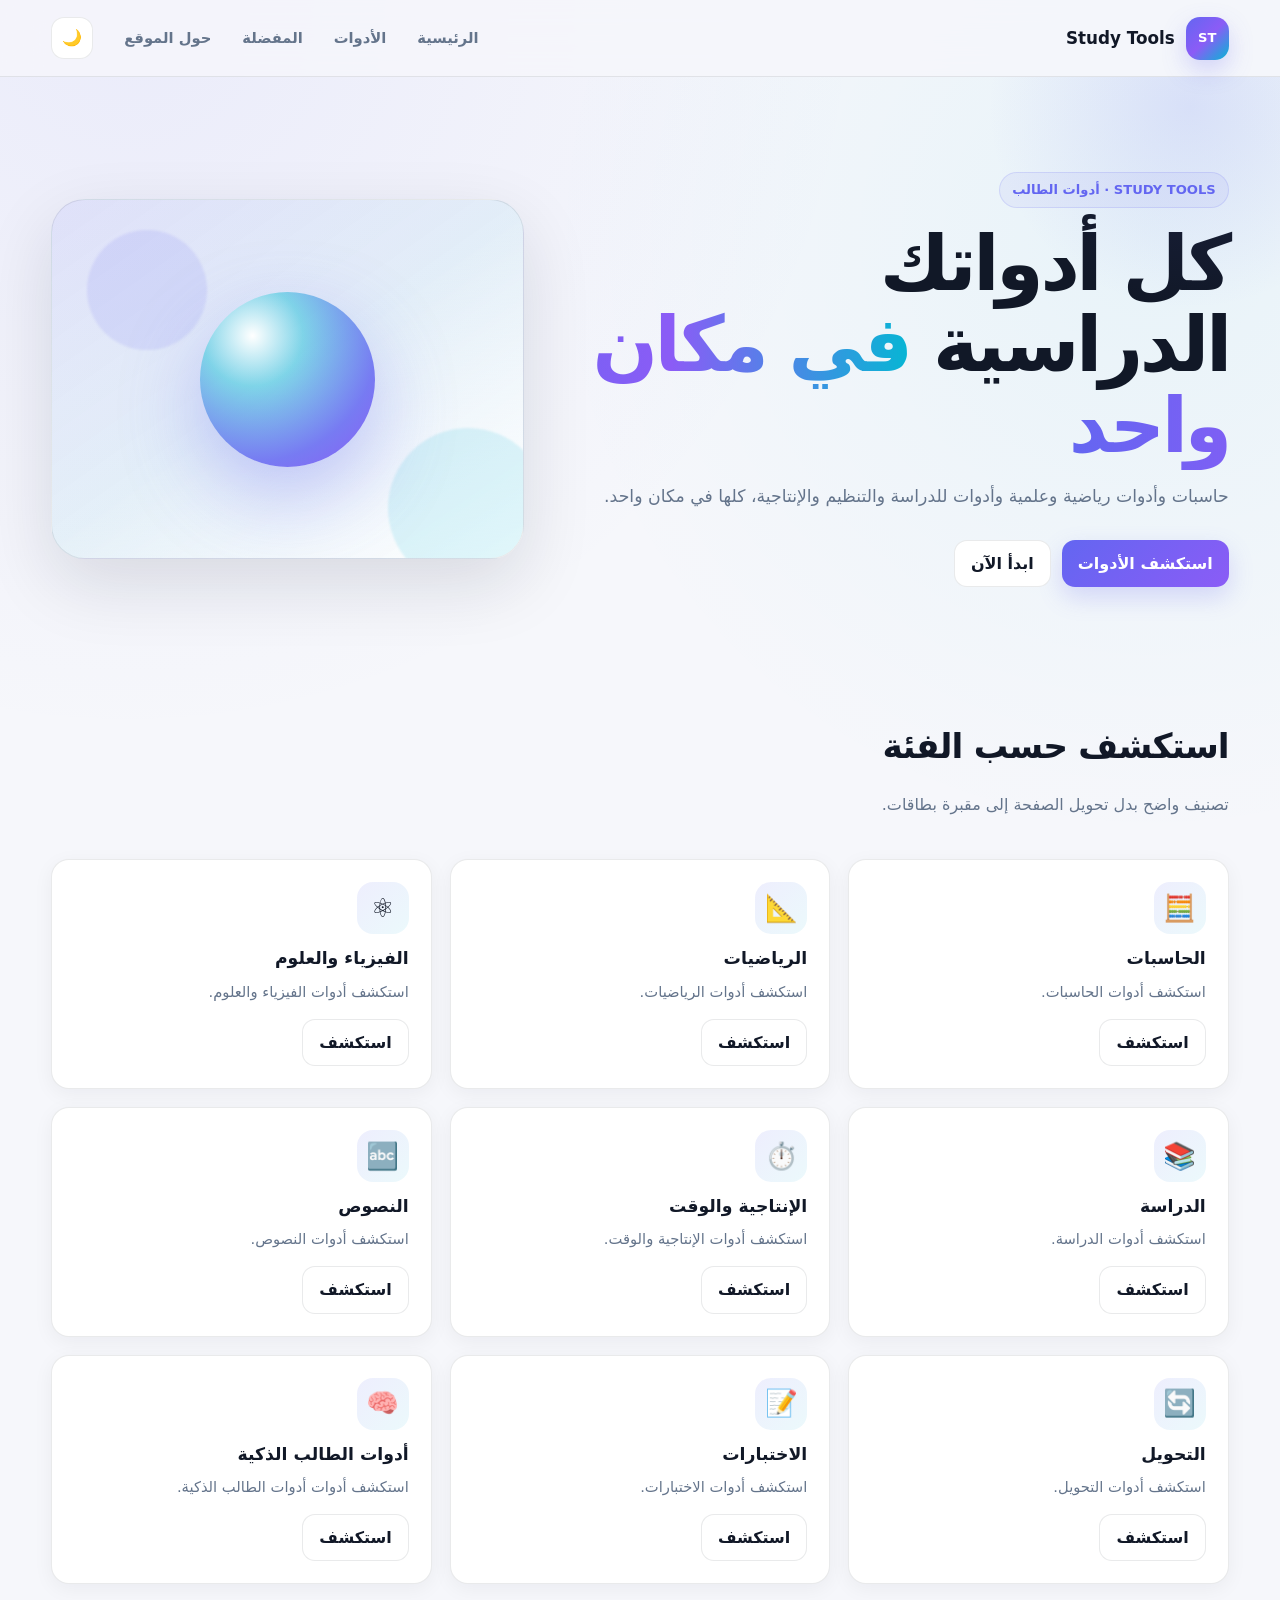
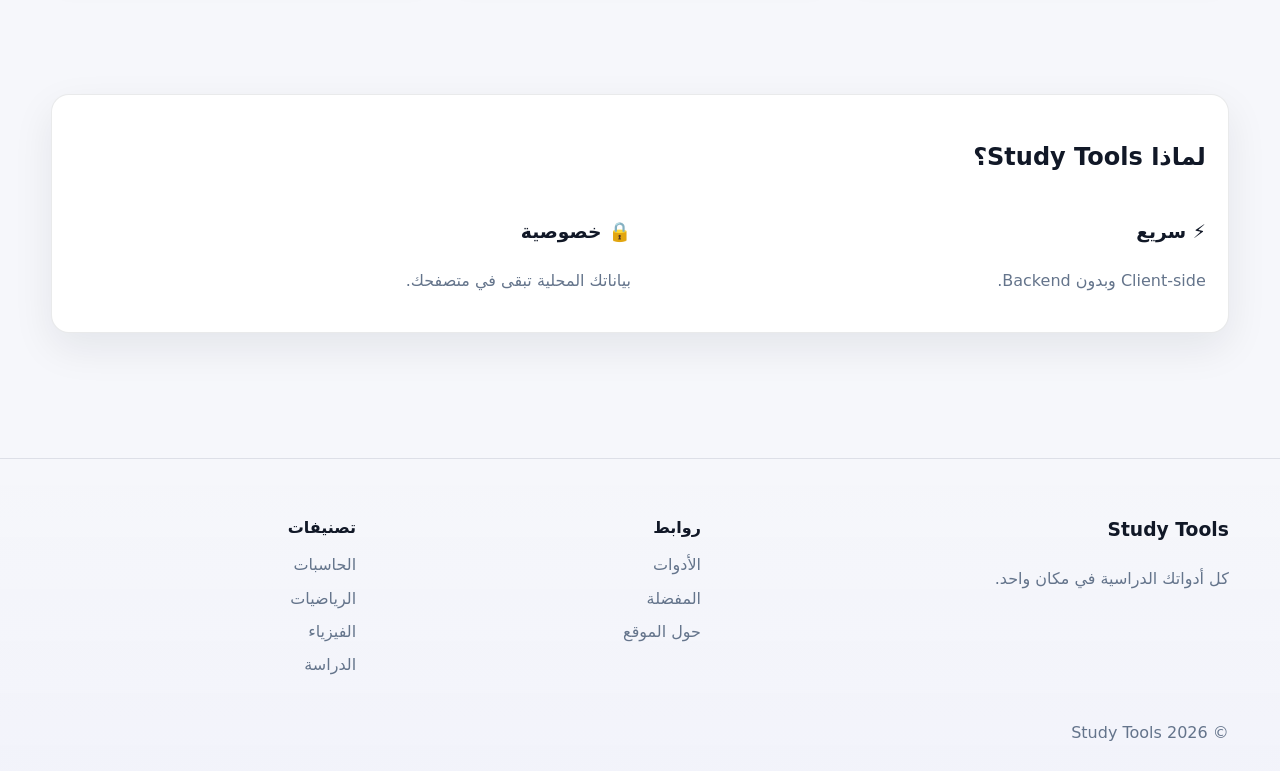
<file: index.html>
<!doctype html><html lang="ar" dir="rtl"><head><meta charset="utf-8"><meta name="viewport" content="width=device-width,initial-scale=1"><meta name="description" content="Study Tools - أدوات الطالب"><title>الرئيسية | Study Tools</title><link rel="stylesheet" href="css/style.css"></head><body>
<nav class=nav><div class="container navin"><a class=logo href=index.html><span class=logoMark>ST</span>Study Tools</a><div class=links><a href=index.html>الرئيسية</a><a href=tools.html>الأدوات</a><a href=favorites.html>المفضلة</a><a href=about.html>حول الموقع</a></div><div class=actions><button class=icon id=theme>🌙</button><button class="icon hamb" id=hamb>☰</button></div></div><div class="mobile container" id=mobile><a href=index.html>الرئيسية</a><a href=tools.html>الأدوات</a><a href=favorites.html>المفضلة</a><a href=about.html>حول الموقع</a></div></nav>
<main><section class=hero><div class="container heroGrid"><div class=reveal><div class=eyebrow>STUDY TOOLS · أدوات الطالب</div><h1>كل أدواتك الدراسية <span class=gradient>في مكان واحد</span></h1><p>حاسبات وأدوات رياضية وعلمية وأدوات للدراسة والتنظيم والإنتاجية، كلها في مكان واحد.</p><div class=heroBtns><a class="btn primary" href=tools.html>استكشف الأدوات</a><a class=btn href=calculators.html>ابدأ الآن</a></div></div><div class="art reveal"><div class=orb></div></div></div></section>
<section><div class=container><div class=head><div><h2>استكشف حسب الفئة</h2><p class=muted>تصنيف واضح بدل تحويل الصفحة إلى مقبرة بطاقات.</p></div></div><div class=grid><a class="card reveal" href="calculators.html"><div class=iconBig>🧮</div><h3>الحاسبات</h3><p>استكشف أدوات الحاسبات.</p><span class=btn>استكشف</span></a><a class="card reveal" href="math.html"><div class=iconBig>📐</div><h3>الرياضيات</h3><p>استكشف أدوات الرياضيات.</p><span class=btn>استكشف</span></a><a class="card reveal" href="physics.html"><div class=iconBig>⚛️</div><h3>الفيزياء والعلوم</h3><p>استكشف أدوات الفيزياء والعلوم.</p><span class=btn>استكشف</span></a><a class="card reveal" href="study.html"><div class=iconBig>📚</div><h3>الدراسة</h3><p>استكشف أدوات الدراسة.</p><span class=btn>استكشف</span></a><a class="card reveal" href="productivity.html"><div class=iconBig>⏱️</div><h3>الإنتاجية والوقت</h3><p>استكشف أدوات الإنتاجية والوقت.</p><span class=btn>استكشف</span></a><a class="card reveal" href="text-tools.html"><div class=iconBig>🔤</div><h3>النصوص</h3><p>استكشف أدوات النصوص.</p><span class=btn>استكشف</span></a><a class="card reveal" href="converters.html"><div class=iconBig>🔄</div><h3>التحويل</h3><p>استكشف أدوات التحويل.</p><span class=btn>استكشف</span></a><a class="card reveal" href="tests.html"><div class=iconBig>📝</div><h3>الاختبارات</h3><p>استكشف أدوات الاختبارات.</p><span class=btn>استكشف</span></a><a class="card reveal" href="smart-tools.html"><div class=iconBig>🧠</div><h3>أدوات الطالب الذكية</h3><p>استكشف أدوات أدوات الطالب الذكية.</p><span class=btn>استكشف</span></a></div></div></section>
<section><div class="container box reveal"><h2>لماذا Study Tools؟</h2><div class=fields><div><h3>⚡ سريع</h3><p class=muted>Client-side وبدون Backend.</p></div><div><h3>🔒 خصوصية</h3><p class=muted>بياناتك المحلية تبقى في متصفحك.</p></div></div></div></section></main><footer class=footer><div class="container footerGrid"><div><h3>Study Tools</h3><p>كل أدواتك الدراسية في مكان واحد.</p></div><div><b>روابط</b><a href=tools.html>الأدوات</a><a href=favorites.html>المفضلة</a><a href=about.html>حول الموقع</a></div><div><b>تصنيفات</b><a href=calculators.html>الحاسبات</a><a href=math.html>الرياضيات</a><a href=physics.html>الفيزياء</a><a href=study.html>الدراسة</a></div></div><div class=container>© 2026 Study Tools</div></footer><div id=toast class=toast></div><script src="js/app.js"></script></body></html>
</file>
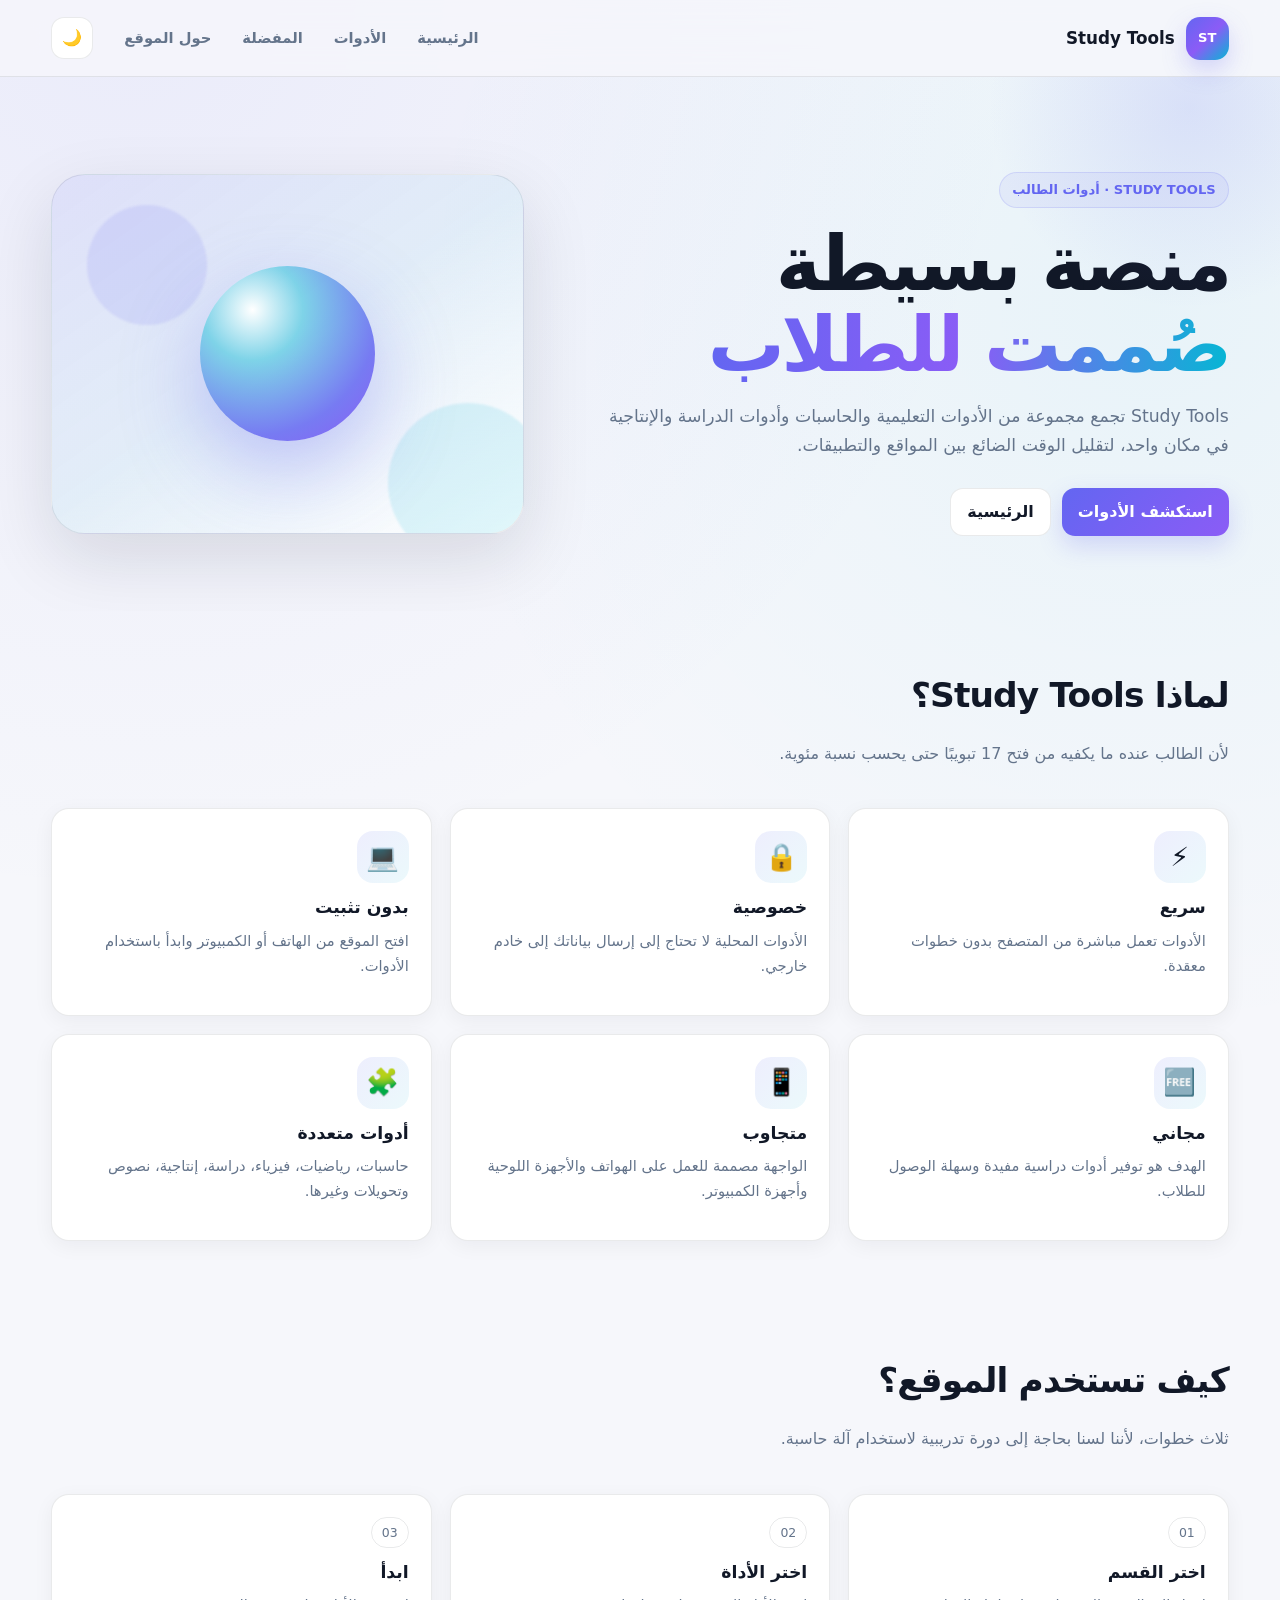
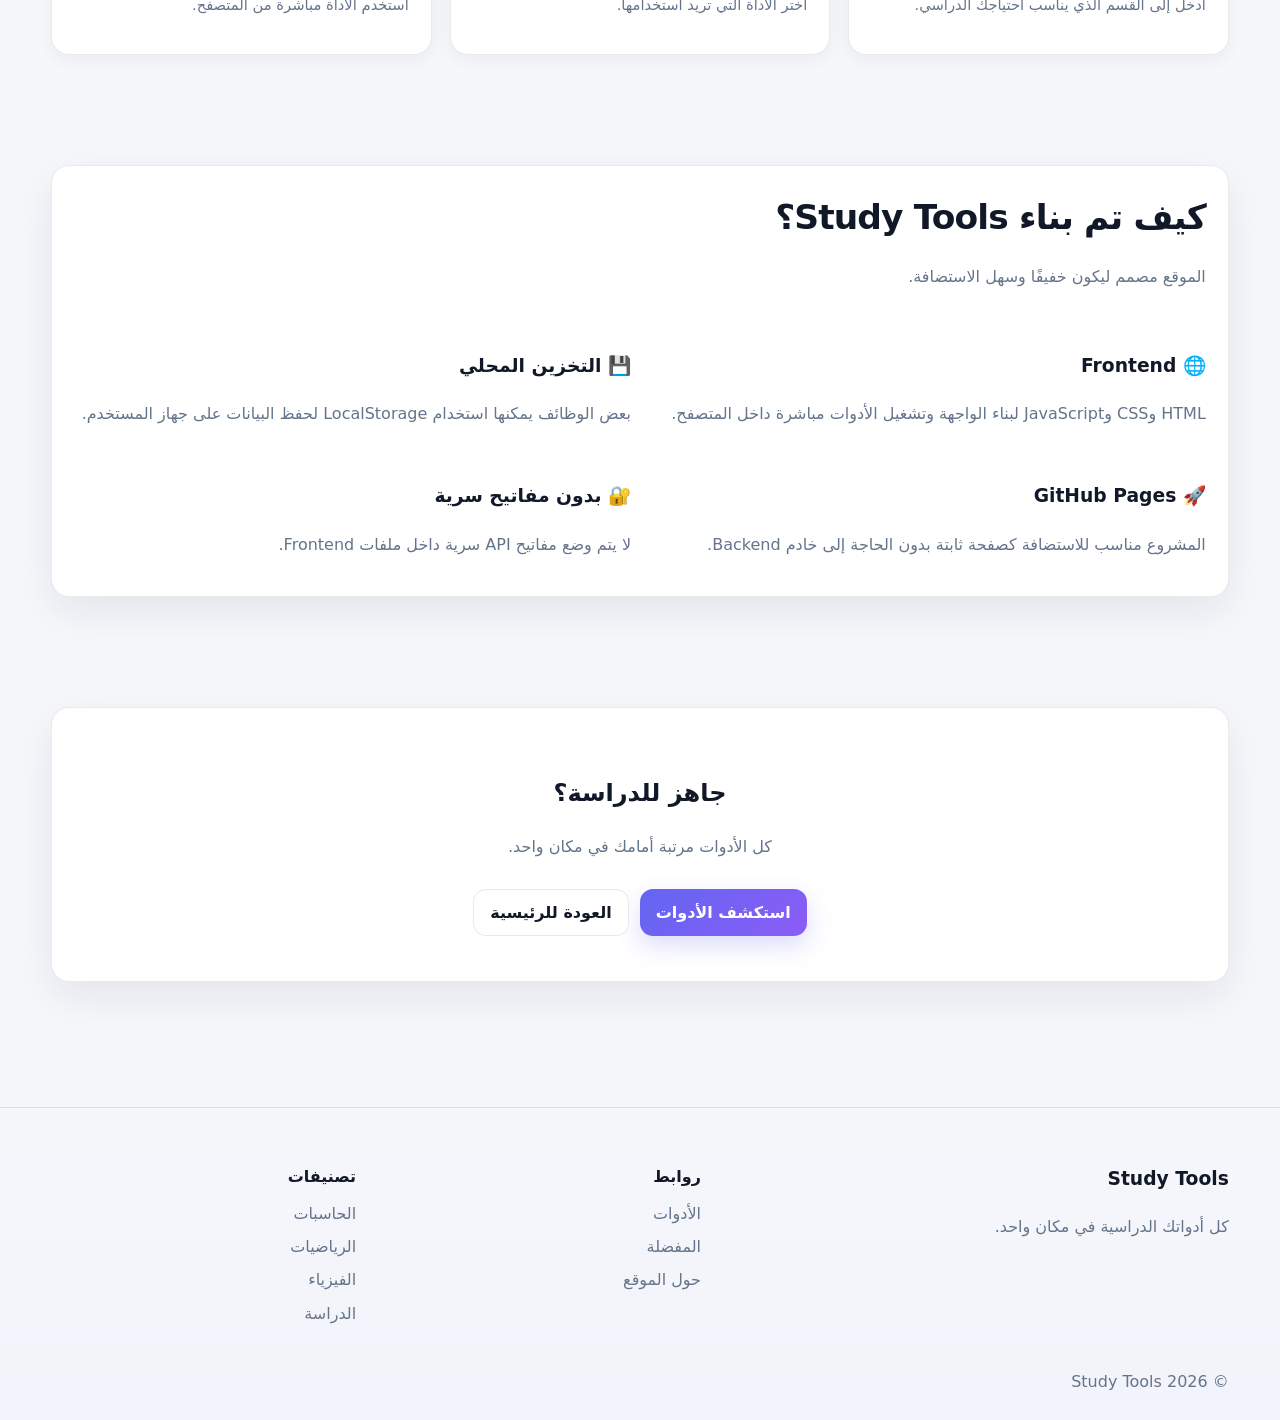
<file: about.html>
<!doctype html>
<html lang="ar" dir="rtl">

<head>
  <meta charset="utf-8">
  <meta name="viewport" content="width=device-width, initial-scale=1">

  <meta
    name="description"
    content="تعرف على Study Tools - منصة أدوات الطالب المجانية"
  >

  <title>حول الموقع | Study Tools</title>

  <link rel="stylesheet" href="css/style.css">
</head>

<body>

<nav class="nav">

  <div class="container navin">

    <a class="logo" href="index.html">
      <span class="logoMark">ST</span>
      Study Tools
    </a>

    <div class="links">
      <a href="index.html">الرئيسية</a>
      <a href="tools.html">الأدوات</a>
      <a href="favorites.html">المفضلة</a>
      <a href="about.html">حول الموقع</a>
    </div>

    <div class="actions">
      <button class="icon" id="theme" aria-label="تغيير المظهر">
        🌙
      </button>

      <button class="icon hamb" id="hamb" aria-label="القائمة">
        ☰
      </button>
    </div>

  </div>

  <div class="mobile container" id="mobile">
    <a href="index.html">الرئيسية</a>
    <a href="tools.html">الأدوات</a>
    <a href="favorites.html">المفضلة</a>
    <a href="about.html">حول الموقع</a>
  </div>

</nav>


<main>

  <!-- Hero -->

  <section class="hero">

    <div class="container heroGrid">

      <div class="reveal">

        <div class="eyebrow">
          STUDY TOOLS · أدوات الطالب
        </div>

        <h1>
          منصة بسيطة
          <span class="gradient">
            صُممت للطلاب
          </span>
        </h1>

        <p>
          Study Tools تجمع مجموعة من الأدوات التعليمية
          والحاسبات وأدوات الدراسة والإنتاجية في مكان واحد،
          لتقليل الوقت الضائع بين المواقع والتطبيقات.
        </p>

        <div class="heroBtns">

          <a
            class="btn primary"
            href="tools.html"
          >
            استكشف الأدوات
          </a>

          <a
            class="btn"
            href="index.html"
          >
            الرئيسية
          </a>

        </div>

      </div>


      <div class="art reveal">

        <div class="orb"></div>

      </div>

    </div>

  </section>


  <!-- Stats -->

  <section>

    <div class="container">

      <div class="head reveal">

        <div>

          <h2>
            لماذا Study Tools؟
          </h2>

          <p class="muted">
            لأن الطالب عنده ما يكفيه من فتح 17 تبويبًا
            حتى يحسب نسبة مئوية.
          </p>

        </div>

      </div>


      <div class="grid">

        <div class="card reveal">

          <div class="iconBig">
            ⚡
          </div>

          <h3>
            سريع
          </h3>

          <p>
            الأدوات تعمل مباشرة من المتصفح
            بدون خطوات معقدة.
          </p>

        </div>


        <div class="card reveal">

          <div class="iconBig">
            🔒
          </div>

          <h3>
            خصوصية
          </h3>

          <p>
            الأدوات المحلية لا تحتاج إلى
            إرسال بياناتك إلى خادم خارجي.
          </p>

        </div>


        <div class="card reveal">

          <div class="iconBig">
            💻
          </div>

          <h3>
            بدون تثبيت
          </h3>

          <p>
            افتح الموقع من الهاتف أو الكمبيوتر
            وابدأ باستخدام الأدوات.
          </p>

        </div>


        <div class="card reveal">

          <div class="iconBig">
            🆓
          </div>

          <h3>
            مجاني
          </h3>

          <p>
            الهدف هو توفير أدوات دراسية
            مفيدة وسهلة الوصول للطلاب.
          </p>

        </div>


        <div class="card reveal">

          <div class="iconBig">
            📱
          </div>

          <h3>
            متجاوب
          </h3>

          <p>
            الواجهة مصممة للعمل على الهواتف
            والأجهزة اللوحية وأجهزة الكمبيوتر.
          </p>

        </div>


        <div class="card reveal">

          <div class="iconBig">
            🧩
          </div>

          <h3>
            أدوات متعددة
          </h3>

          <p>
            حاسبات، رياضيات، فيزياء، دراسة،
            إنتاجية، نصوص وتحويلات وغيرها.
          </p>

        </div>

      </div>

    </div>

  </section>


  <!-- How it works -->

  <section>

    <div class="container">

      <div class="head reveal">

        <div>

          <h2>
            كيف تستخدم الموقع؟
          </h2>

          <p class="muted">
            ثلاث خطوات، لأننا لسنا بحاجة إلى دورة تدريبية
            لاستخدام آلة حاسبة.
          </p>

        </div>

      </div>


      <div class="grid">

        <div class="card reveal">

          <span class="tag">
            01
          </span>

          <h3>
            اختر القسم
          </h3>

          <p>
            ادخل إلى القسم الذي يناسب احتياجك الدراسي.
          </p>

        </div>


        <div class="card reveal">

          <span class="tag">
            02
          </span>

          <h3>
            اختر الأداة
          </h3>

          <p>
            اختر الأداة التي تريد استخدامها.
          </p>

        </div>


        <div class="card reveal">

          <span class="tag">
            03
          </span>

          <h3>
            ابدأ
          </h3>

          <p>
            استخدم الأداة مباشرة من المتصفح.
          </p>

        </div>

      </div>

    </div>

  </section>


  <!-- Technology -->

  <section>

    <div class="container">

      <div class="box reveal">

        <div class="head">

          <div>

            <h2>
              كيف تم بناء Study Tools؟
            </h2>

            <p class="muted">
              الموقع مصمم ليكون خفيفًا وسهل الاستضافة.
            </p>

          </div>

        </div>


        <div class="fields">

          <div>

            <h3>
              🌐 Frontend
            </h3>

            <p class="muted">
              HTML وCSS وJavaScript لبناء الواجهة
              وتشغيل الأدوات مباشرة داخل المتصفح.
            </p>

          </div>


          <div>

            <h3>
              💾 التخزين المحلي
            </h3>

            <p class="muted">
              بعض الوظائف يمكنها استخدام LocalStorage
              لحفظ البيانات على جهاز المستخدم.
            </p>

          </div>


          <div>

            <h3>
              🚀 GitHub Pages
            </h3>

            <p class="muted">
              المشروع مناسب للاستضافة كصفحة ثابتة
              بدون الحاجة إلى خادم Backend.
            </p>

          </div>


          <div>

            <h3>
              🔐 بدون مفاتيح سرية
            </h3>

            <p class="muted">
              لا يتم وضع مفاتيح API سرية داخل
              ملفات Frontend.
            </p>

          </div>

        </div>

      </div>

    </div>

  </section>


  <!-- CTA -->

  <section>

    <div class="container">

      <div
        class="box reveal"
        style="text-align:center;padding:45px 25px;"
      >

        <h2>
          جاهز للدراسة؟
        </h2>

        <p class="muted">
          كل الأدوات مرتبة أمامك في مكان واحد.
        </p>

        <div
          class="heroBtns"
          style="justify-content:center;"
        >

          <a
            class="btn primary"
            href="tools.html"
          >
            استكشف الأدوات
          </a>

          <a
            class="btn"
            href="index.html"
          >
            العودة للرئيسية
          </a>

        </div>

      </div>

    </div>

  </section>

</main>


<footer class="footer">

  <div class="container footerGrid">

    <div>

      <h3>
        Study Tools
      </h3>

      <p>
        كل أدواتك الدراسية في مكان واحد.
      </p>

    </div>


    <div>

      <b>
        روابط
      </b>

      <a href="tools.html">
        الأدوات
      </a>

      <a href="favorites.html">
        المفضلة
      </a>

      <a href="about.html">
        حول الموقع
      </a>

    </div>


    <div>

      <b>
        تصنيفات
      </b>

      <a href="calculators.html">
        الحاسبات
      </a>

      <a href="math.html">
        الرياضيات
      </a>

      <a href="physics.html">
        الفيزياء
      </a>

      <a href="study.html">
        الدراسة
      </a>

    </div>

  </div>


  <div class="container">
    © 2026 Study Tools
  </div>

</footer>


<div id="toast" class="toast"></div>

<script src="js/app.js"></script>

</body>
  </html>
</file>
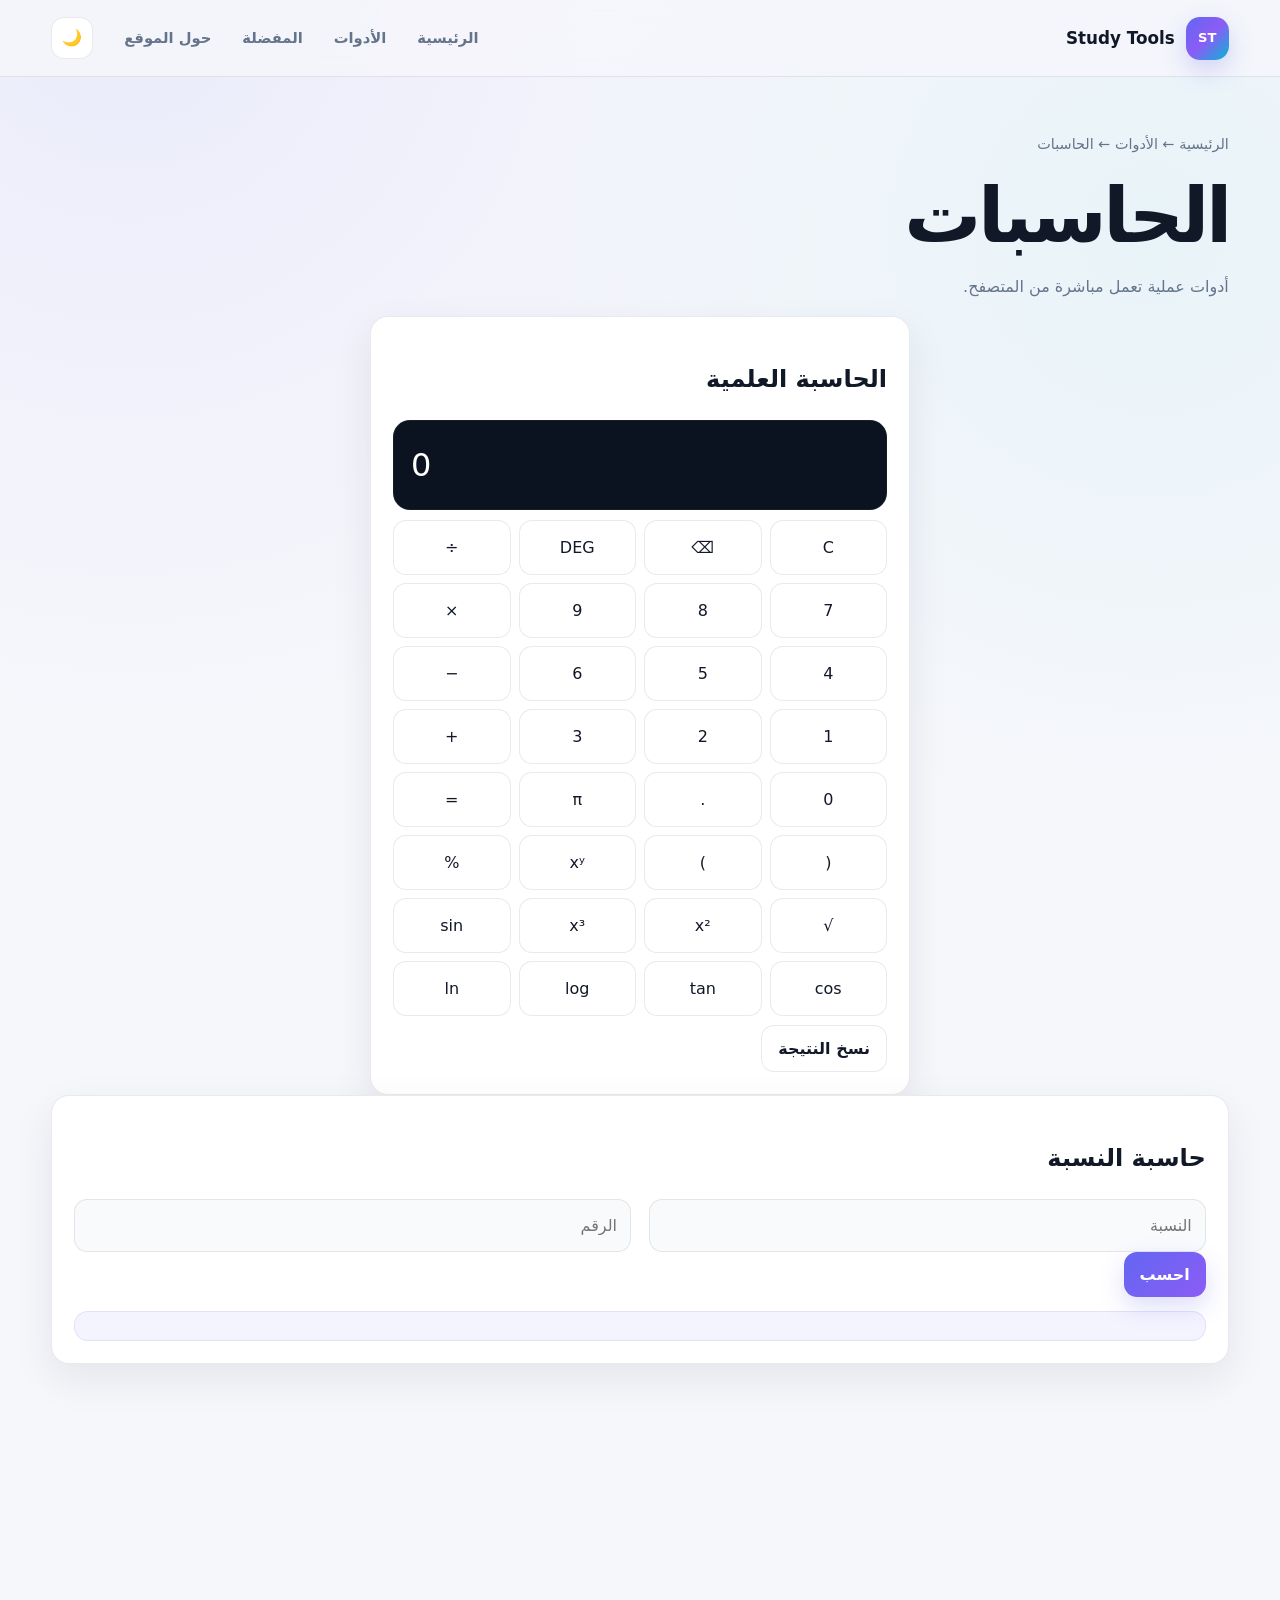
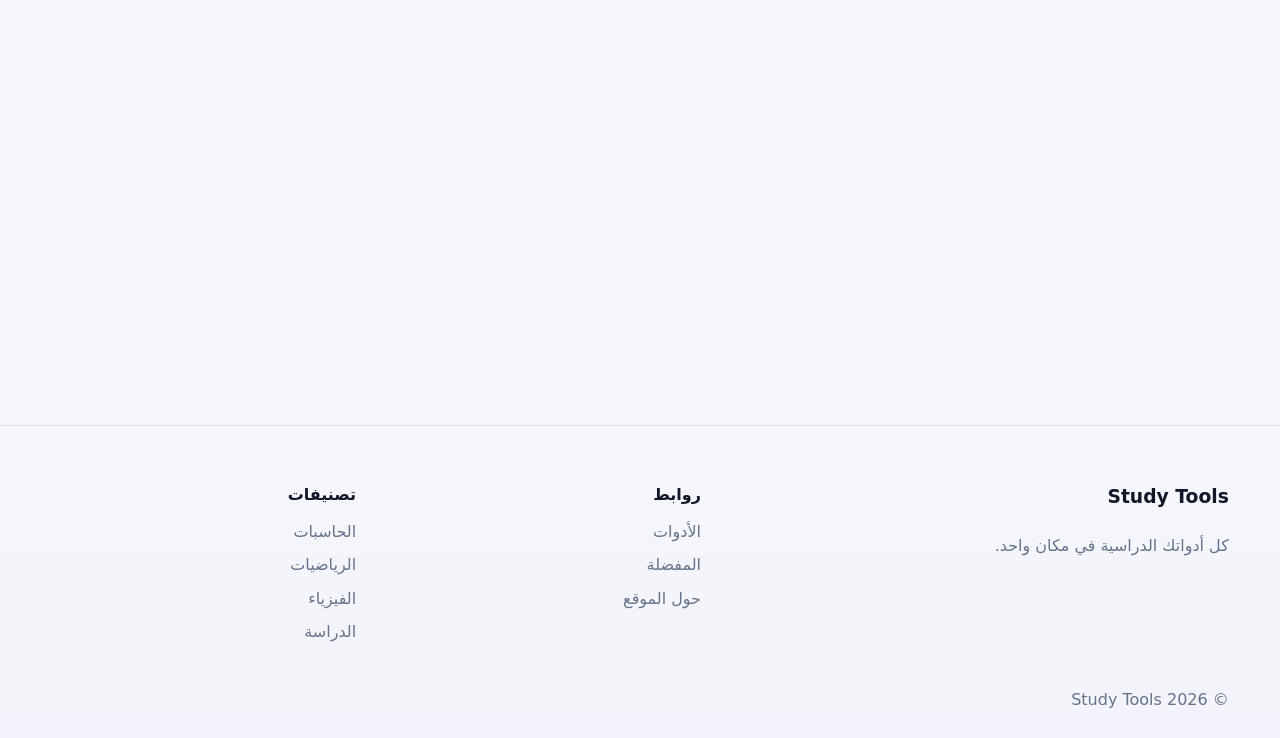
<file: calculators.html>
<!doctype html><html lang="ar" dir="rtl"><head><meta charset="utf-8"><meta name="viewport" content="width=device-width,initial-scale=1"><meta name="description" content="Study Tools - أدوات الطالب"><title>الحاسبات | Study Tools</title><link rel="stylesheet" href="css/style.css"></head><body>
<nav class=nav><div class="container navin"><a class=logo href=index.html><span class=logoMark>ST</span>Study Tools</a><div class=links><a href=index.html>الرئيسية</a><a href=tools.html>الأدوات</a><a href=favorites.html>المفضلة</a><a href=about.html>حول الموقع</a></div><div class=actions><button class=icon id=theme>🌙</button><button class="icon hamb" id=hamb>☰</button></div></div><div class="mobile container" id=mobile><a href=index.html>الرئيسية</a><a href=tools.html>الأدوات</a><a href=favorites.html>المفضلة</a><a href=about.html>حول الموقع</a></div></nav>
<main class=page><div class=container><div class=crumb>الرئيسية ← الأدوات ← الحاسبات</div><h1 class=reveal>الحاسبات</h1><p class=muted>أدوات عملية تعمل مباشرة من المتصفح.</p><div class="box calc" id=scientific-calculator><h2>الحاسبة العلمية</h2><div id=display class=display>0</div><div class=keys><button data-k="C">C</button><button data-k="⌫">⌫</button><button data-k="DEG">DEG</button><button data-k="/">÷</button><button data-k="7">7</button><button data-k="8">8</button><button data-k="9">9</button><button data-k="*">×</button><button data-k="4">4</button><button data-k="5">5</button><button data-k="6">6</button><button data-k="-">−</button><button data-k="1">1</button><button data-k="2">2</button><button data-k="3">3</button><button data-k="+">+</button><button data-k="0">0</button><button data-k=".">.</button><button data-k="π">π</button><button data-k="=">=</button><button data-k="(">(</button><button data-k=")">)</button><button data-k="^">xʸ</button><button data-k="%">%</button><button data-k="√">√</button><button data-k="2">x²</button><button data-k="3">x³</button><button data-k="sin(">sin</button><button data-k="cos(">cos</button><button data-k="tan(">tan</button><button data-k="log(">log</button><button data-k="ln(">ln</button></div><button id=copy class=btn style="margin-top:9px">نسخ النتيجة</button></div>
<div class=box><h2>حاسبة النسبة</h2><div class=fields><input id=p type=number placeholder="النسبة"><input id=n type=number placeholder="الرقم"></div><button id=percent class="btn primary">احسب</button><div id=pr class=result></div></div><div class=grid data-grid data-cat="calculators"></div></div></main><footer class=footer><div class="container footerGrid"><div><h3>Study Tools</h3><p>كل أدواتك الدراسية في مكان واحد.</p></div><div><b>روابط</b><a href=tools.html>الأدوات</a><a href=favorites.html>المفضلة</a><a href=about.html>حول الموقع</a></div><div><b>تصنيفات</b><a href=calculators.html>الحاسبات</a><a href=math.html>الرياضيات</a><a href=physics.html>الفيزياء</a><a href=study.html>الدراسة</a></div></div><div class=container>© 2026 Study Tools</div></footer><div id=toast class=toast></div><script src="js/app.js"></script><script src="js/calculator.js"></script><script src="js/math.js"></script></body></html>
</file>
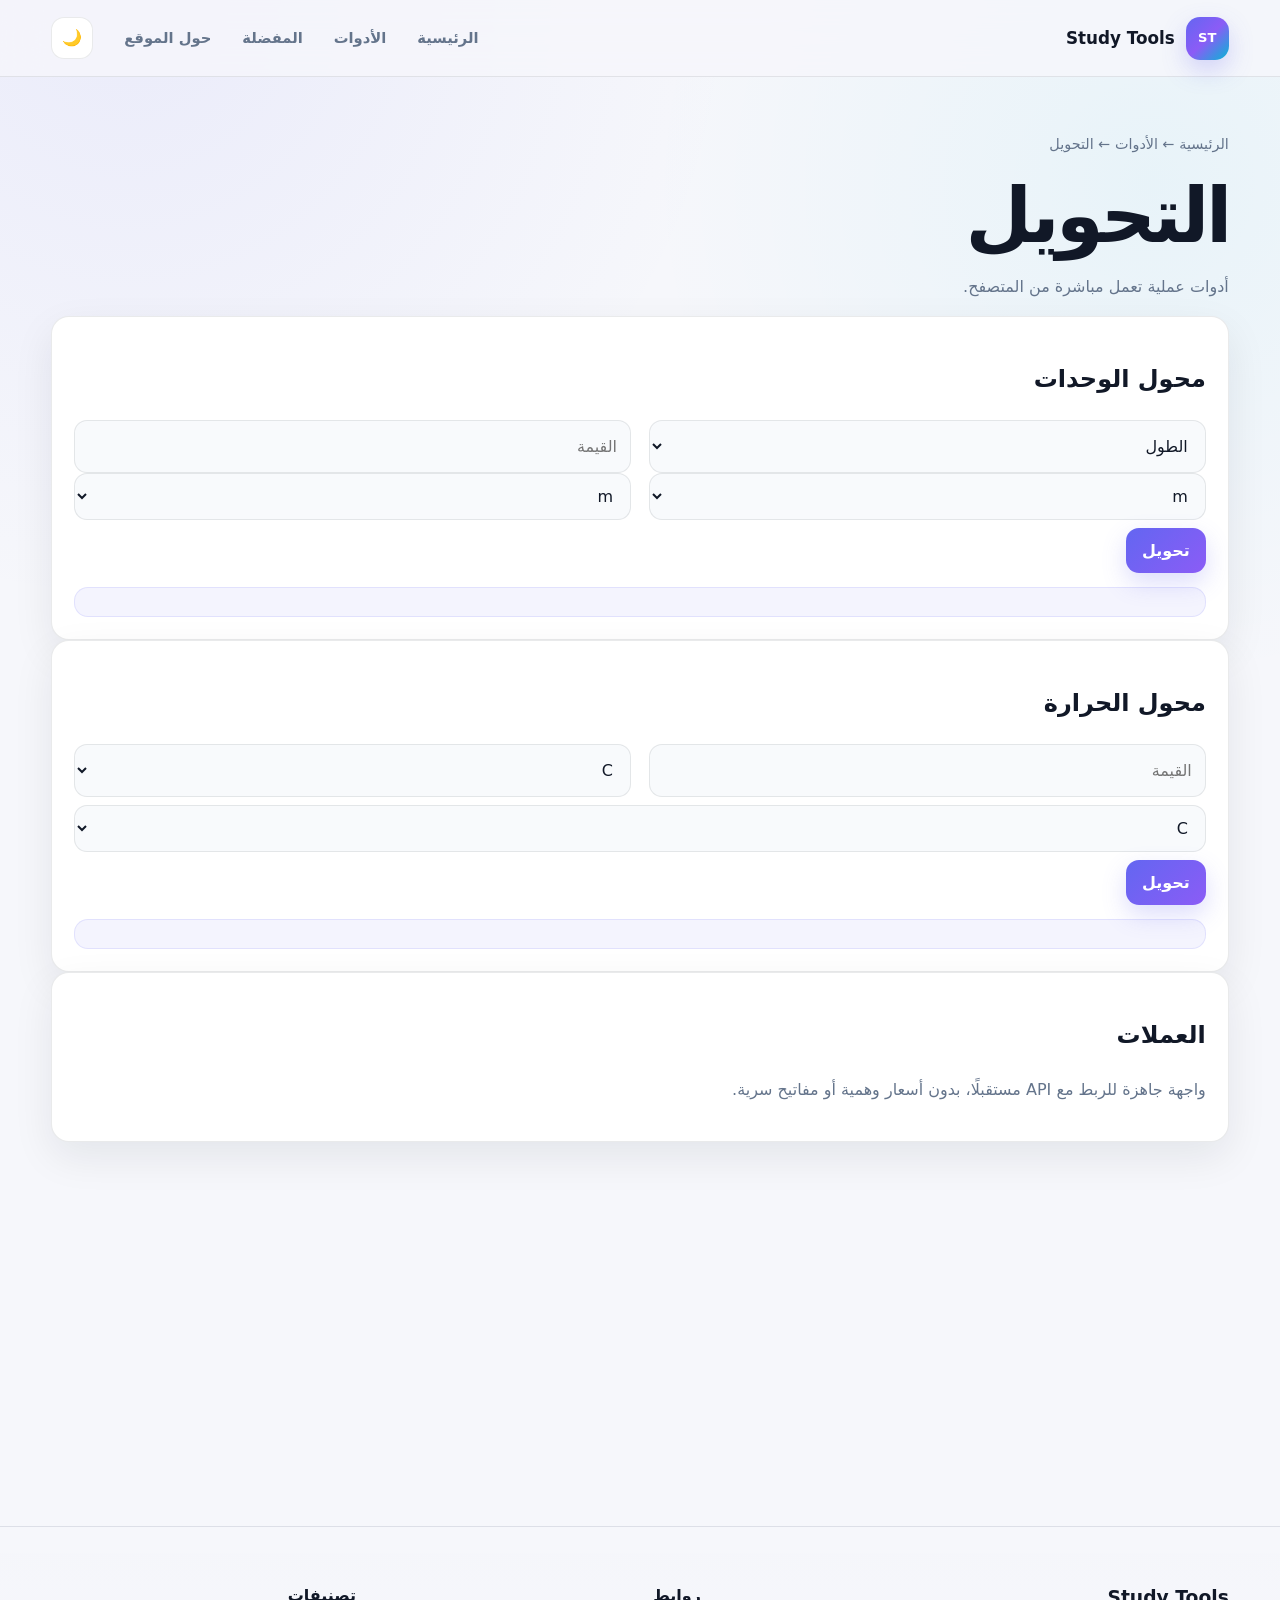
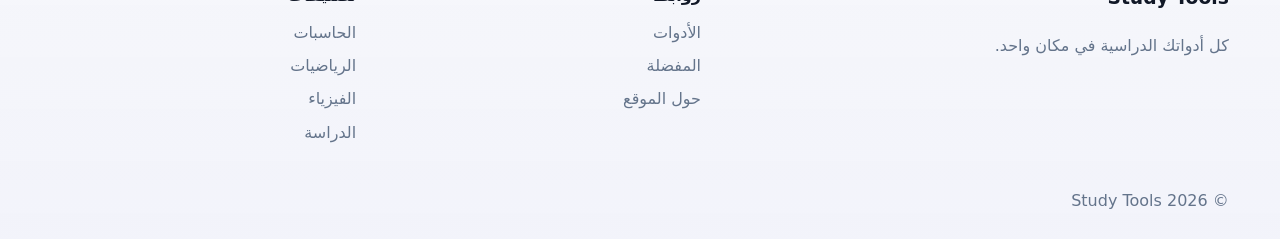
<file: converters.html>
<!doctype html><html lang="ar" dir="rtl"><head><meta charset="utf-8"><meta name="viewport" content="width=device-width,initial-scale=1"><meta name="description" content="Study Tools - أدوات الطالب"><title>التحويل | Study Tools</title><link rel="stylesheet" href="css/style.css"></head><body>
<nav class=nav><div class="container navin"><a class=logo href=index.html><span class=logoMark>ST</span>Study Tools</a><div class=links><a href=index.html>الرئيسية</a><a href=tools.html>الأدوات</a><a href=favorites.html>المفضلة</a><a href=about.html>حول الموقع</a></div><div class=actions><button class=icon id=theme>🌙</button><button class="icon hamb" id=hamb>☰</button></div></div><div class="mobile container" id=mobile><a href=index.html>الرئيسية</a><a href=tools.html>الأدوات</a><a href=favorites.html>المفضلة</a><a href=about.html>حول الموقع</a></div></nav>
<main class=page><div class=container><div class=crumb>الرئيسية ← الأدوات ← التحويل</div><h1 class=reveal>التحويل</h1><p class=muted>أدوات عملية تعمل مباشرة من المتصفح.</p><div class=box><h2>محول الوحدات</h2><div class=fields><select id=ut><option value=length>الطول</option><option value=mass>الكتلة</option><option value=time>الزمن</option><option value=speed>السرعة</option></select><input id=uv type=number placeholder=القيمة></div><div class=fields><select id=uf></select><select id=uu></select></div><button id=convert class="btn primary" style="margin-top:8px">تحويل</button><div id=ur class=result></div></div>
<div class=box><h2>محول الحرارة</h2><div class=fields><input id=tv type=number placeholder=القيمة><select id=tf><option>C</option><option>F</option><option>K</option></select></div><select id=tt style="margin-top:8px"><option>C</option><option>F</option><option>K</option></select><button id=temp class="btn primary" style="margin-top:8px">تحويل</button><div id=trr class=result></div></div>
<div class=box><h2>العملات</h2><p class=muted>واجهة جاهزة للربط مع API مستقبلًا، بدون أسعار وهمية أو مفاتيح سرية.</p></div><div class=grid data-grid data-cat="converters"></div></div></main><footer class=footer><div class="container footerGrid"><div><h3>Study Tools</h3><p>كل أدواتك الدراسية في مكان واحد.</p></div><div><b>روابط</b><a href=tools.html>الأدوات</a><a href=favorites.html>المفضلة</a><a href=about.html>حول الموقع</a></div><div><b>تصنيفات</b><a href=calculators.html>الحاسبات</a><a href=math.html>الرياضيات</a><a href=physics.html>الفيزياء</a><a href=study.html>الدراسة</a></div></div><div class=container>© 2026 Study Tools</div></footer><div id=toast class=toast></div><script src="js/app.js"></script><script src="js/converters.js"></script></body></html>
</file>
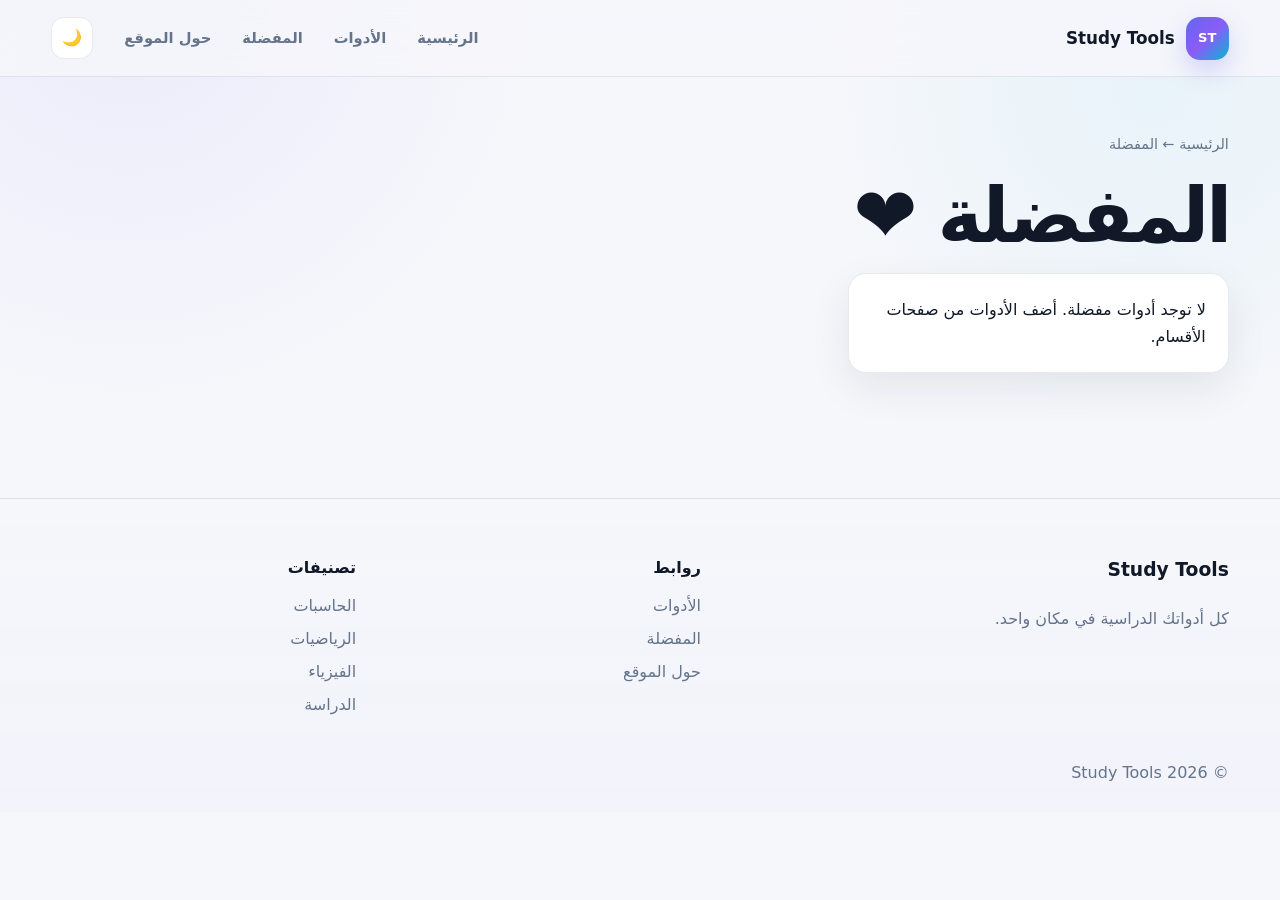
<file: favorites.html>
<!doctype html><html lang="ar" dir="rtl"><head><meta charset="utf-8"><meta name="viewport" content="width=device-width,initial-scale=1"><meta name="description" content="Study Tools - أدوات الطالب"><title>المفضلة | Study Tools</title><link rel="stylesheet" href="css/style.css"></head><body>
<nav class=nav><div class="container navin"><a class=logo href=index.html><span class=logoMark>ST</span>Study Tools</a><div class=links><a href=index.html>الرئيسية</a><a href=tools.html>الأدوات</a><a href=favorites.html>المفضلة</a><a href=about.html>حول الموقع</a></div><div class=actions><button class=icon id=theme>🌙</button><button class="icon hamb" id=hamb>☰</button></div></div><div class="mobile container" id=mobile><a href=index.html>الرئيسية</a><a href=tools.html>الأدوات</a><a href=favorites.html>المفضلة</a><a href=about.html>حول الموقع</a></div></nav>
<main class=page><div class=container><div class=crumb>الرئيسية ← المفضلة</div><h1>المفضلة ❤️</h1><div id=favGrid class=grid></div></div></main><footer class=footer><div class="container footerGrid"><div><h3>Study Tools</h3><p>كل أدواتك الدراسية في مكان واحد.</p></div><div><b>روابط</b><a href=tools.html>الأدوات</a><a href=favorites.html>المفضلة</a><a href=about.html>حول الموقع</a></div><div><b>تصنيفات</b><a href=calculators.html>الحاسبات</a><a href=math.html>الرياضيات</a><a href=physics.html>الفيزياء</a><a href=study.html>الدراسة</a></div></div><div class=container>© 2026 Study Tools</div></footer><div id=toast class=toast></div><script src="js/app.js"></script><script>document.addEventListener("DOMContentLoaded",async()=>{let ts=await fetch("data/tools.json").then(r=>r.json()),a=store.get("favorites",[]),g=document.querySelector("#favGrid"),f=ts.filter(x=>a.includes(x.id));g.innerHTML=f.length?f.map(card).join(""):"<div class=box>لا توجد أدوات مفضلة. أضف الأدوات من صفحات الأقسام.</div>";favs(ts);reveal()})</script></body></html>
</file>
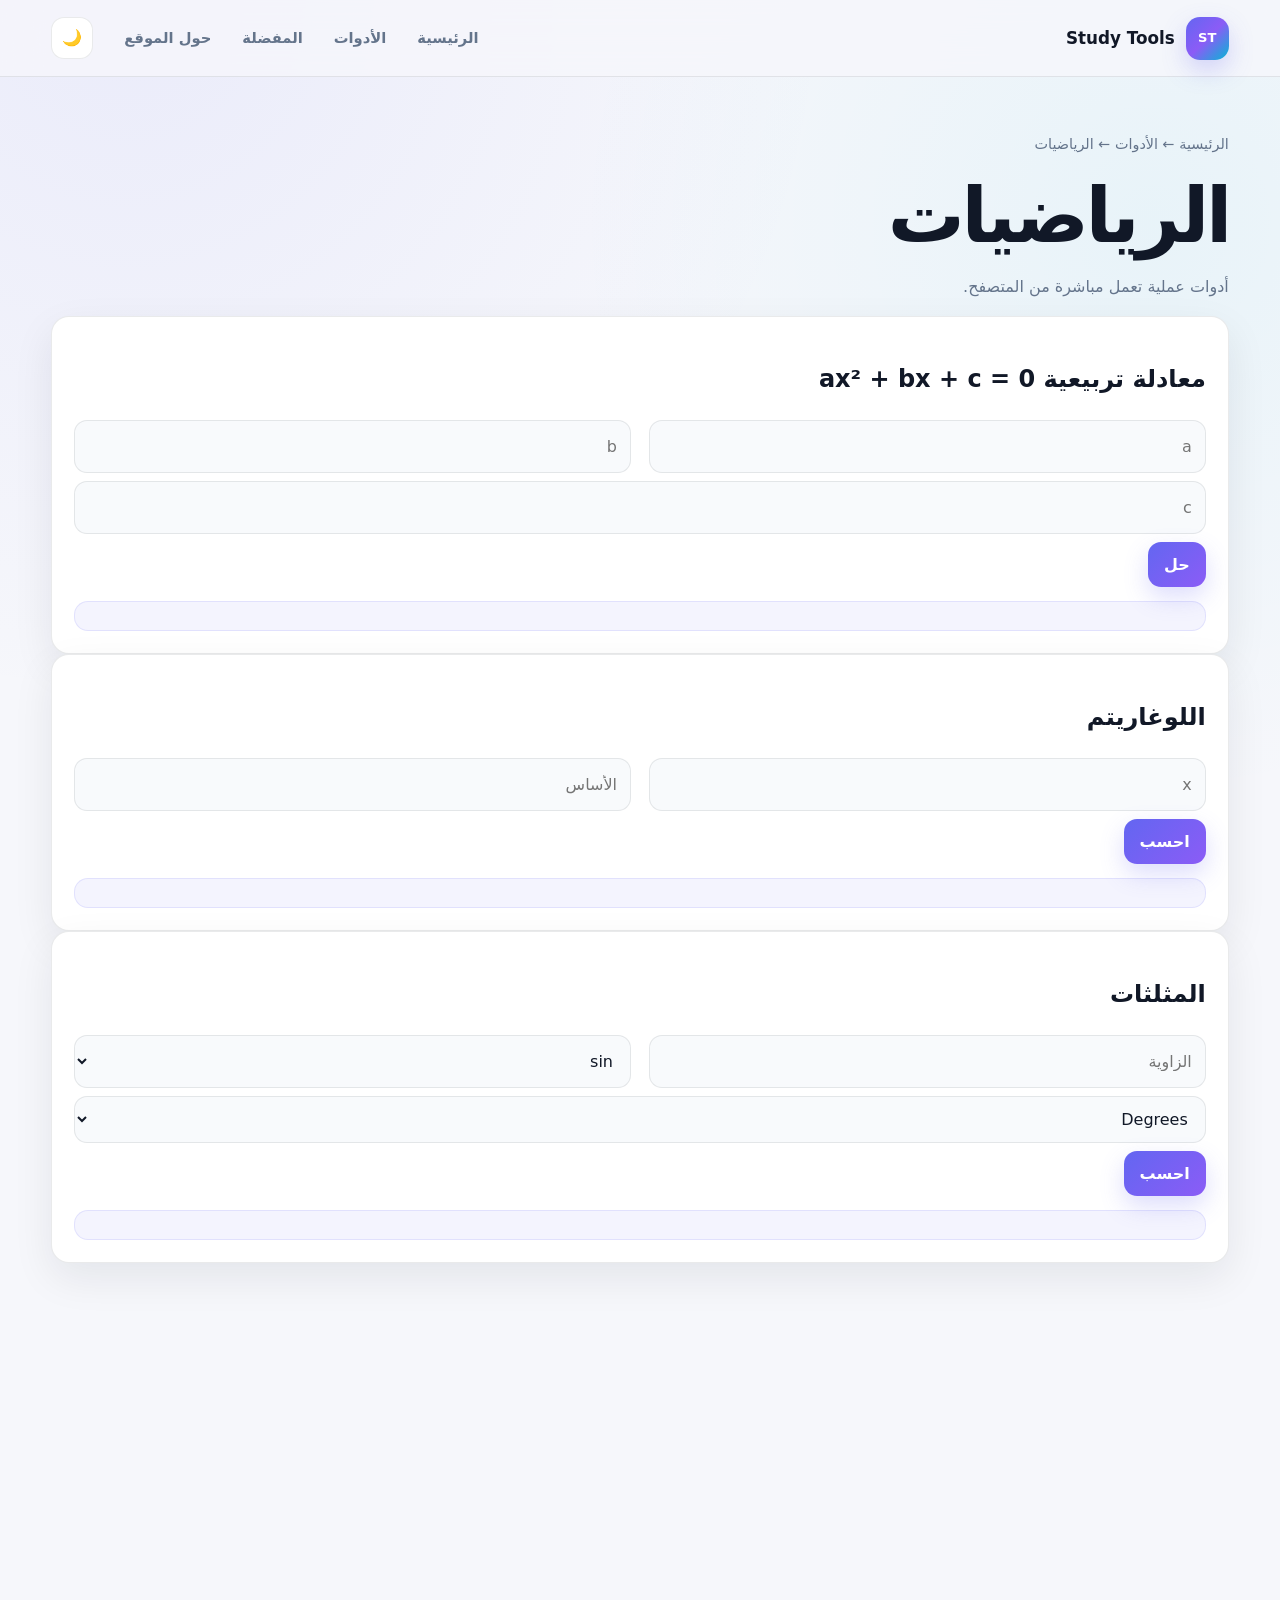
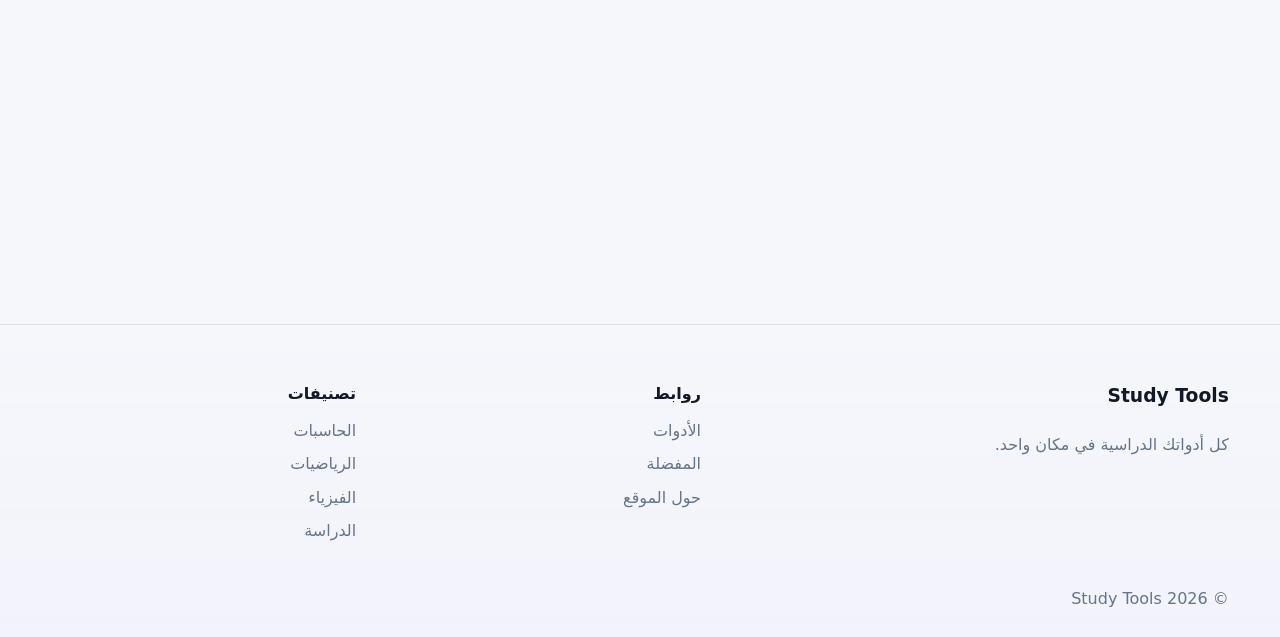
<file: math.html>
<!doctype html><html lang="ar" dir="rtl"><head><meta charset="utf-8"><meta name="viewport" content="width=device-width,initial-scale=1"><meta name="description" content="Study Tools - أدوات الطالب"><title>الرياضيات | Study Tools</title><link rel="stylesheet" href="css/style.css"></head><body>
<nav class=nav><div class="container navin"><a class=logo href=index.html><span class=logoMark>ST</span>Study Tools</a><div class=links><a href=index.html>الرئيسية</a><a href=tools.html>الأدوات</a><a href=favorites.html>المفضلة</a><a href=about.html>حول الموقع</a></div><div class=actions><button class=icon id=theme>🌙</button><button class="icon hamb" id=hamb>☰</button></div></div><div class="mobile container" id=mobile><a href=index.html>الرئيسية</a><a href=tools.html>الأدوات</a><a href=favorites.html>المفضلة</a><a href=about.html>حول الموقع</a></div></nav>
<main class=page><div class=container><div class=crumb>الرئيسية ← الأدوات ← الرياضيات</div><h1 class=reveal>الرياضيات</h1><p class=muted>أدوات عملية تعمل مباشرة من المتصفح.</p><div class="box"><h2>معادلة تربيعية ax² + bx + c = 0</h2><div class=fields><input id=qa type=number placeholder=a><input id=qb type=number placeholder=b></div><input id=qc type=number placeholder=c style="margin-top:8px"><button id=quad class="btn primary" style="margin-top:8px">حل</button><div id=qr class=result></div></div>
<div class="box"><h2>اللوغاريتم</h2><div class=fields><input id=lx type=number placeholder=x><input id=lb type=number placeholder=الأساس></div><button id=log class="btn primary" style="margin-top:8px">احسب</button><div id=lr class=result></div></div>
<div class="box"><h2>المثلثات</h2><div class=fields><input id=tx type=number placeholder=الزاوية><select id=tf><option>sin</option><option>cos</option><option>tan</option></select></div><select id=tr style="margin-top:8px"><option value=deg>Degrees</option><option value=rad>Radians</option></select><button id=trig class="btn primary" style="margin-top:8px">احسب</button><div id=trr class=result></div></div><div class=grid data-grid data-cat="math"></div></div></main><footer class=footer><div class="container footerGrid"><div><h3>Study Tools</h3><p>كل أدواتك الدراسية في مكان واحد.</p></div><div><b>روابط</b><a href=tools.html>الأدوات</a><a href=favorites.html>المفضلة</a><a href=about.html>حول الموقع</a></div><div><b>تصنيفات</b><a href=calculators.html>الحاسبات</a><a href=math.html>الرياضيات</a><a href=physics.html>الفيزياء</a><a href=study.html>الدراسة</a></div></div><div class=container>© 2026 Study Tools</div></footer><div id=toast class=toast></div><script src="js/app.js"></script><script src="js/math.js"></script></body></html>
</file>
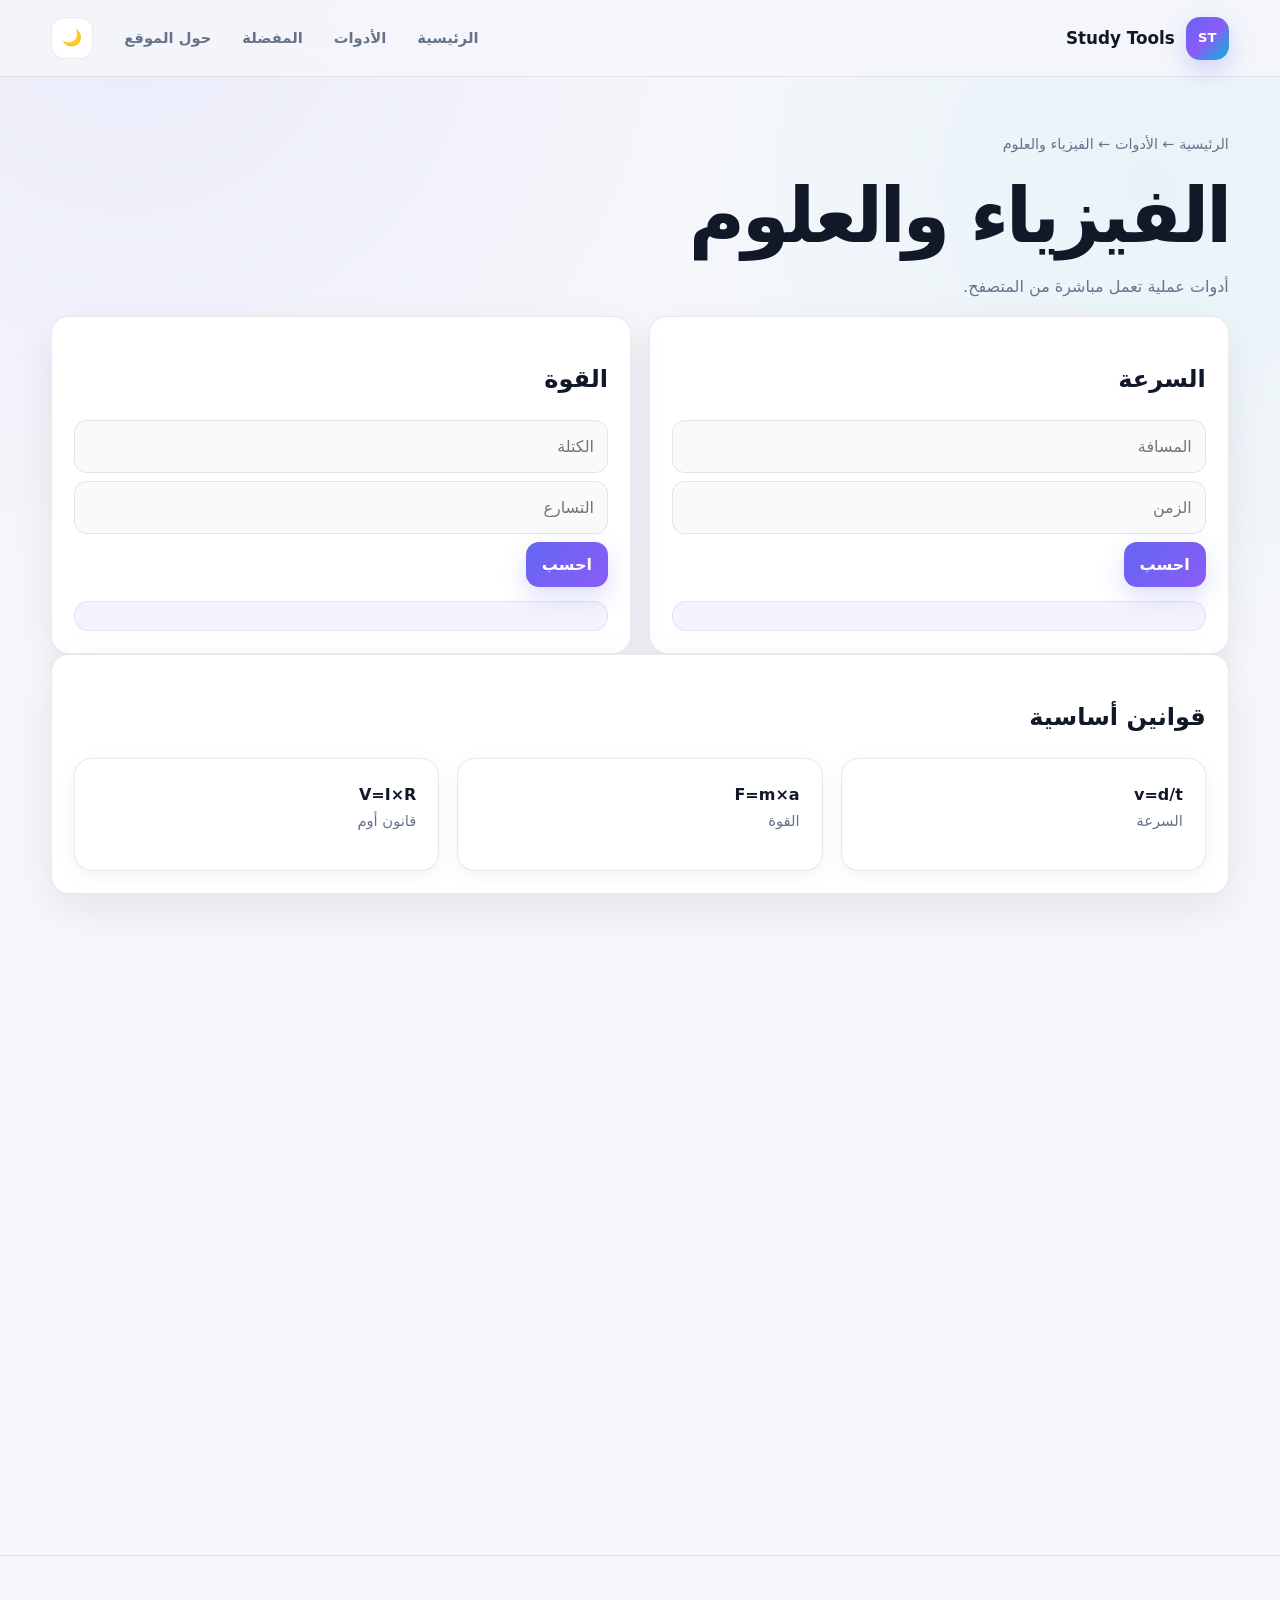
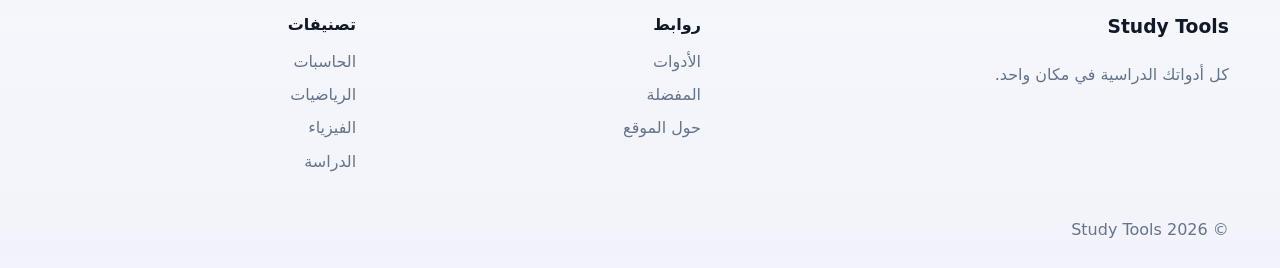
<file: physics.html>
<!doctype html><html lang="ar" dir="rtl"><head><meta charset="utf-8"><meta name="viewport" content="width=device-width,initial-scale=1"><meta name="description" content="Study Tools - أدوات الطالب"><title>الفيزياء والعلوم | Study Tools</title><link rel="stylesheet" href="css/style.css"></head><body>
<nav class=nav><div class="container navin"><a class=logo href=index.html><span class=logoMark>ST</span>Study Tools</a><div class=links><a href=index.html>الرئيسية</a><a href=tools.html>الأدوات</a><a href=favorites.html>المفضلة</a><a href=about.html>حول الموقع</a></div><div class=actions><button class=icon id=theme>🌙</button><button class="icon hamb" id=hamb>☰</button></div></div><div class="mobile container" id=mobile><a href=index.html>الرئيسية</a><a href=tools.html>الأدوات</a><a href=favorites.html>المفضلة</a><a href=about.html>حول الموقع</a></div></nav>
<main class=page><div class=container><div class=crumb>الرئيسية ← الأدوات ← الفيزياء والعلوم</div><h1 class=reveal>الفيزياء والعلوم</h1><p class=muted>أدوات عملية تعمل مباشرة من المتصفح.</p><div class="fields"><div class=box><h2>السرعة</h2><input id=sd type=number placeholder=المسافة><input id=st type=number placeholder=الزمن style="margin-top:8px"><button class="btn primary" style="margin-top:8px" onclick="sr.textContent=st.value?(+sd.value/+st.value):'تحقق'">احسب</button><div id=sr class=result></div></div><div class=box><h2>القوة</h2><input id=sm type=number placeholder=الكتلة><input id=sa type=number placeholder=التسارع style="margin-top:8px"><button class="btn primary" style="margin-top:8px" onclick="fr.textContent=+sm.value*+sa.value+' N'">احسب</button><div id=fr class=result></div></div></div>
<div class=box><h2>قوانين أساسية</h2><div class=grid><div class=card><b>v=d/t</b><p>السرعة</p></div><div class=card><b>F=m×a</b><p>القوة</p></div><div class=card><b>V=I×R</b><p>قانون أوم</p></div></div></div><div class=grid data-grid data-cat="physics"></div></div></main><footer class=footer><div class="container footerGrid"><div><h3>Study Tools</h3><p>كل أدواتك الدراسية في مكان واحد.</p></div><div><b>روابط</b><a href=tools.html>الأدوات</a><a href=favorites.html>المفضلة</a><a href=about.html>حول الموقع</a></div><div><b>تصنيفات</b><a href=calculators.html>الحاسبات</a><a href=math.html>الرياضيات</a><a href=physics.html>الفيزياء</a><a href=study.html>الدراسة</a></div></div><div class=container>© 2026 Study Tools</div></footer><div id=toast class=toast></div><script src="js/app.js"></script></body></html>
</file>
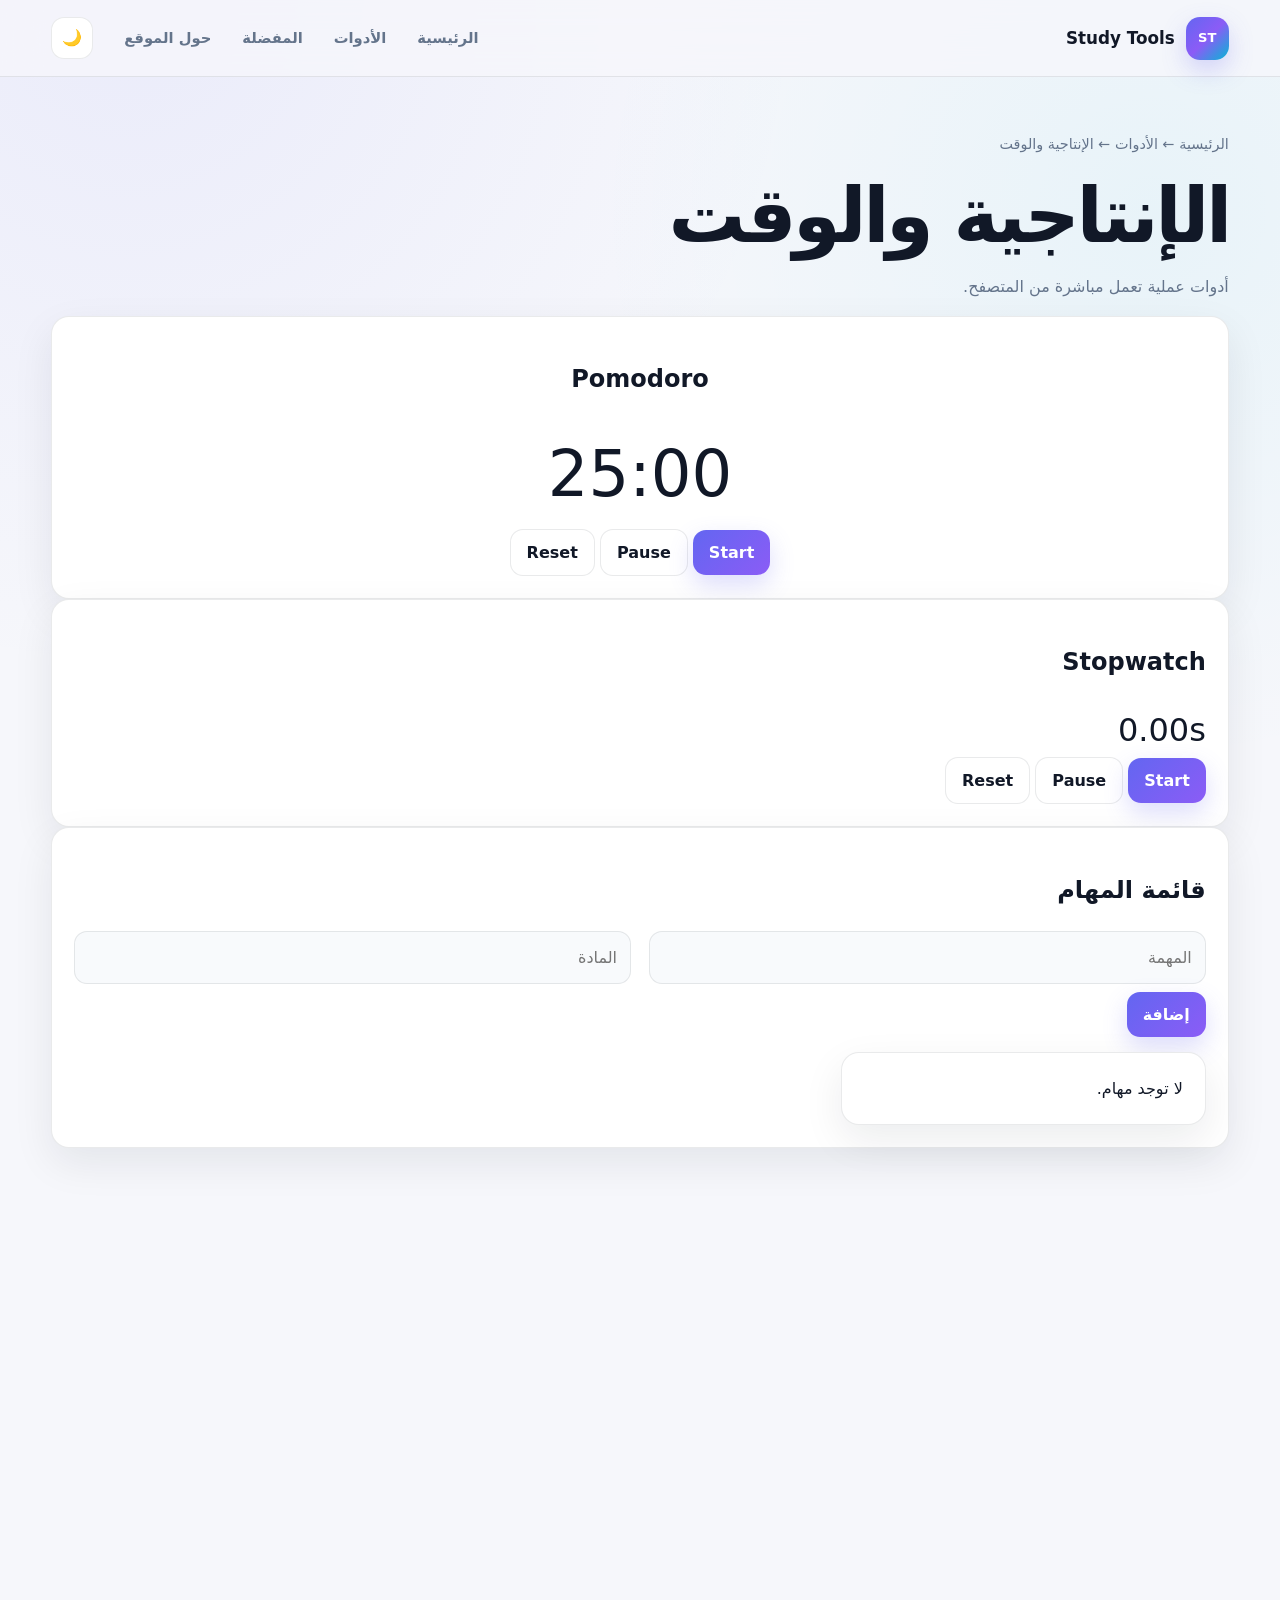
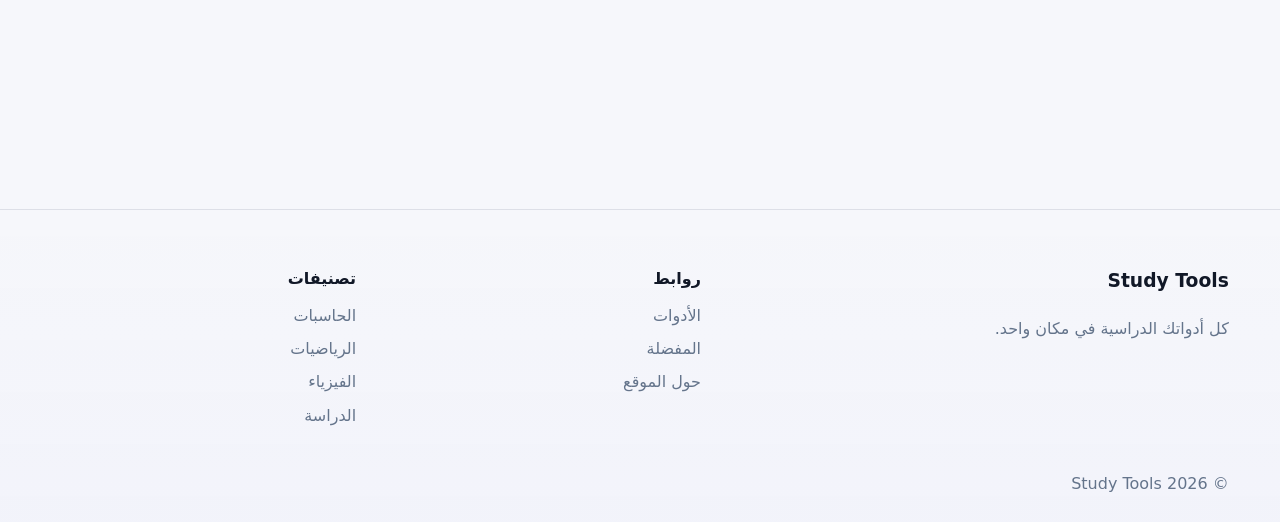
<file: productivity.html>
<!doctype html><html lang="ar" dir="rtl"><head><meta charset="utf-8"><meta name="viewport" content="width=device-width,initial-scale=1"><meta name="description" content="Study Tools - أدوات الطالب"><title>الإنتاجية والوقت | Study Tools</title><link rel="stylesheet" href="css/style.css"></head><body>
<nav class=nav><div class="container navin"><a class=logo href=index.html><span class=logoMark>ST</span>Study Tools</a><div class=links><a href=index.html>الرئيسية</a><a href=tools.html>الأدوات</a><a href=favorites.html>المفضلة</a><a href=about.html>حول الموقع</a></div><div class=actions><button class=icon id=theme>🌙</button><button class="icon hamb" id=hamb>☰</button></div></div><div class="mobile container" id=mobile><a href=index.html>الرئيسية</a><a href=tools.html>الأدوات</a><a href=favorites.html>المفضلة</a><a href=about.html>حول الموقع</a></div></nav>
<main class=page><div class=container><div class=crumb>الرئيسية ← الأدوات ← الإنتاجية والوقت</div><h1 class=reveal>الإنتاجية والوقت</h1><p class=muted>أدوات عملية تعمل مباشرة من المتصفح.</p><div class=box style="text-align:center"><h2>Pomodoro</h2><div id=timer style="font-size:4rem">25:00</div><button id=start class="btn primary">Start</button> <button id=pause class=btn>Pause</button> <button id=reset class=btn>Reset</button></div>
<div class=box><h2>Stopwatch</h2><div id=sw style="font-size:2rem">0.00s</div><button id=swStart class="btn primary">Start</button> <button id=swPause class=btn>Pause</button> <button id=swReset class=btn>Reset</button></div>
<div class=box><h2>قائمة المهام</h2><div class=fields><input id=tn placeholder=المهمة><input id=ts placeholder=المادة></div><button id=addT class="btn primary" style="margin-top:8px">إضافة</button><div id=tasks class=grid style="margin-top:15px"></div></div><div class=grid data-grid data-cat="productivity"></div></div></main><footer class=footer><div class="container footerGrid"><div><h3>Study Tools</h3><p>كل أدواتك الدراسية في مكان واحد.</p></div><div><b>روابط</b><a href=tools.html>الأدوات</a><a href=favorites.html>المفضلة</a><a href=about.html>حول الموقع</a></div><div><b>تصنيفات</b><a href=calculators.html>الحاسبات</a><a href=math.html>الرياضيات</a><a href=physics.html>الفيزياء</a><a href=study.html>الدراسة</a></div></div><div class=container>© 2026 Study Tools</div></footer><div id=toast class=toast></div><script src="js/app.js"></script><script src="js/productivity.js"></script><script src="js/tasks.js"></script></body></html>
</file>
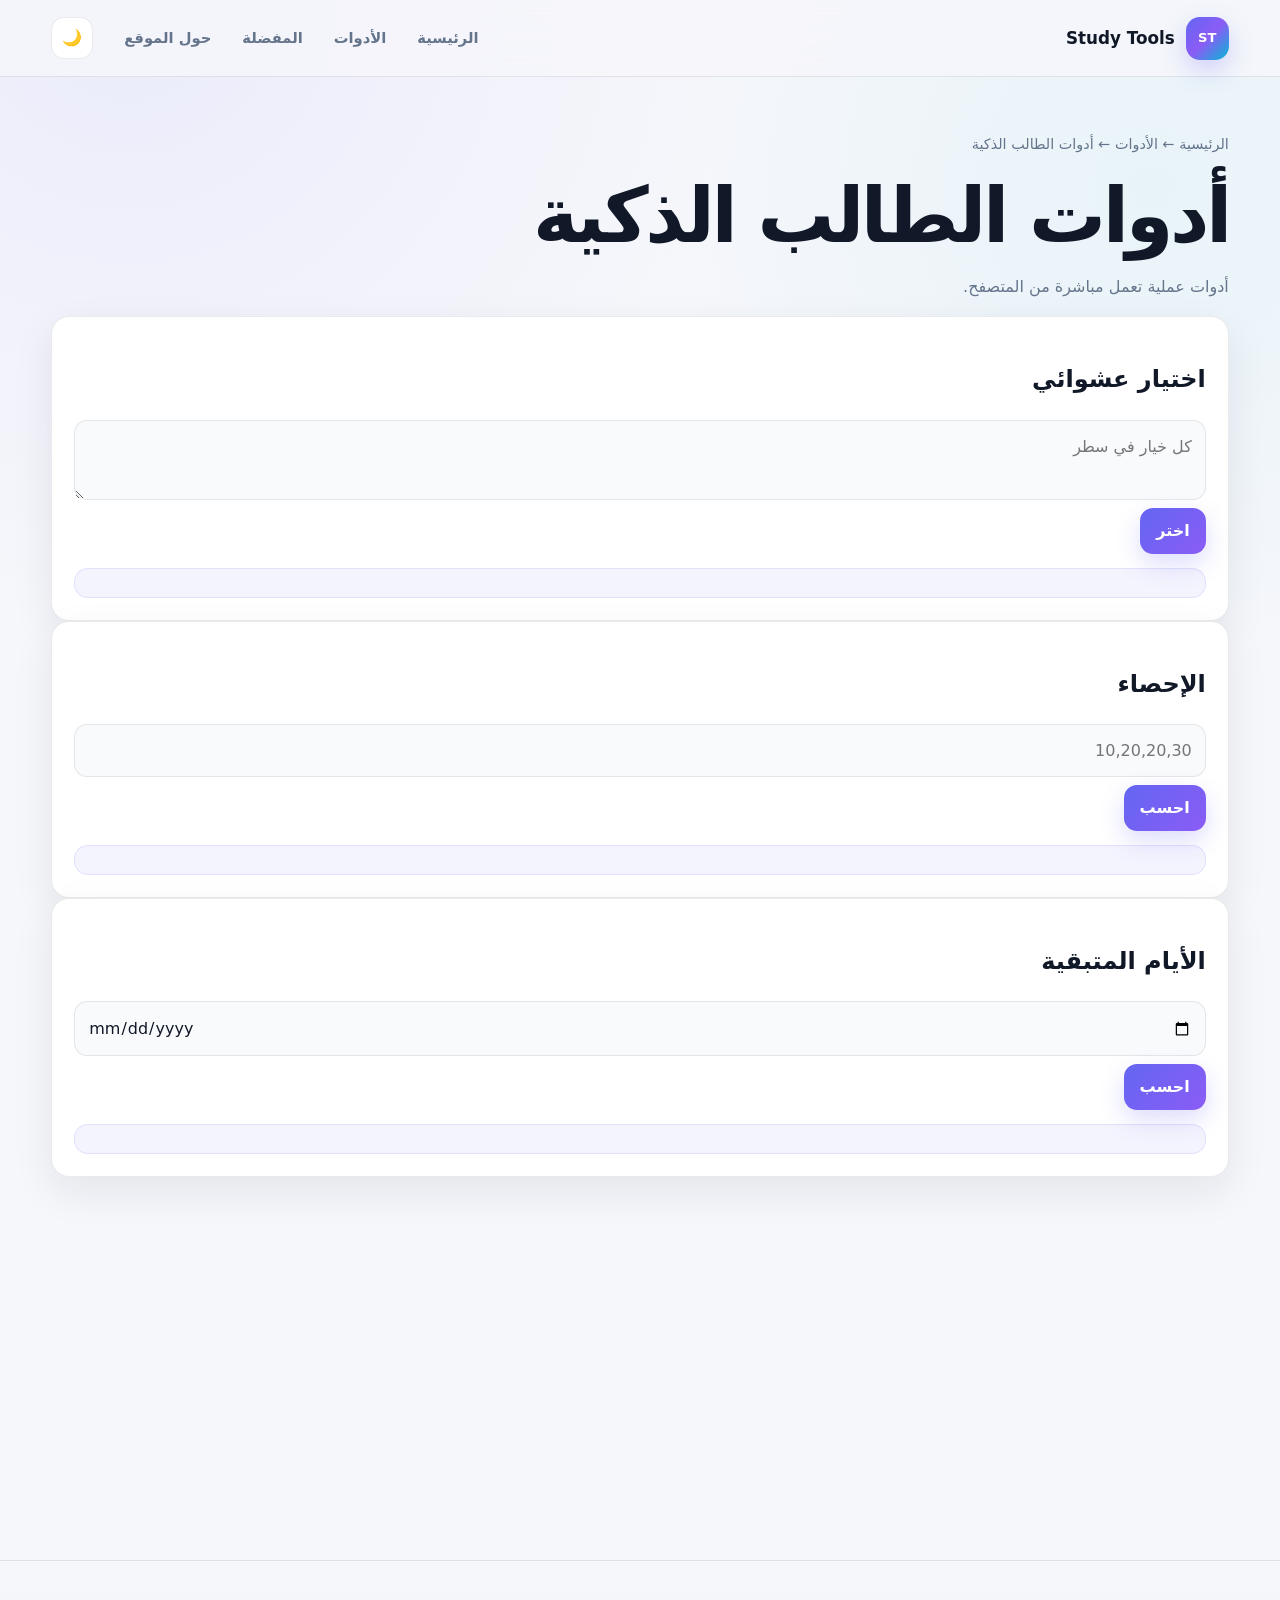
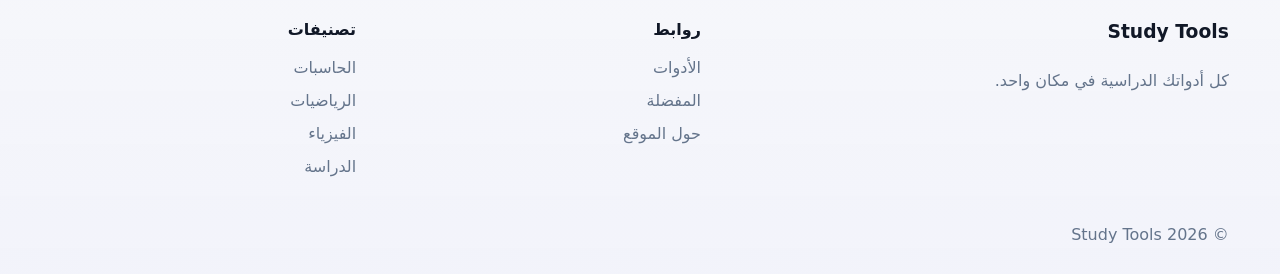
<file: smart-tools.html>
<!doctype html><html lang="ar" dir="rtl"><head><meta charset="utf-8"><meta name="viewport" content="width=device-width,initial-scale=1"><meta name="description" content="Study Tools - أدوات الطالب"><title>أدوات الطالب الذكية | Study Tools</title><link rel="stylesheet" href="css/style.css"></head><body>
<nav class=nav><div class="container navin"><a class=logo href=index.html><span class=logoMark>ST</span>Study Tools</a><div class=links><a href=index.html>الرئيسية</a><a href=tools.html>الأدوات</a><a href=favorites.html>المفضلة</a><a href=about.html>حول الموقع</a></div><div class=actions><button class=icon id=theme>🌙</button><button class="icon hamb" id=hamb>☰</button></div></div><div class="mobile container" id=mobile><a href=index.html>الرئيسية</a><a href=tools.html>الأدوات</a><a href=favorites.html>المفضلة</a><a href=about.html>حول الموقع</a></div></nav>
<main class=page><div class=container><div class=crumb>الرئيسية ← الأدوات ← أدوات الطالب الذكية</div><h1 class=reveal>أدوات الطالب الذكية</h1><p class=muted>أدوات عملية تعمل مباشرة من المتصفح.</p><div class=box><h2>اختيار عشوائي</h2><textarea id=items placeholder="كل خيار في سطر"></textarea><button class="btn primary" onclick="let a=items.value.split('\n').filter(Boolean);pick.textContent=a.length?a[Math.floor(Math.random()*a.length)]:'أدخل خيارات'">اختر</button><div id=pick class=result></div></div><div class=box><h2>الإحصاء</h2><input id=nums placeholder="10,20,20,30"><button class="btn primary" style="margin-top:8px" onclick="let a=nums.value.split(',').map(Number).filter(Number.isFinite).sort((a,b)=>a-b);let avg=a.reduce((x,y)=>x+y,0)/a.length;let m=a[Math.floor(a.length/2)];stat.textContent=a.length?`المتوسط ${avg.toFixed(2)} · الوسيط ${m}`:'تحقق'">احسب</button><div id=stat class=result></div></div><div class=box><h2>الأيام المتبقية</h2><input id=exam type=date><button class="btn primary" style="margin-top:8px" onclick="let n=Math.ceil((new Date(exam.value)-new Date())/86400000);days.textContent=n>=0?`المتبقي ${n} يوم`:'التاريخ مضى'">احسب</button><div id=days class=result></div></div><div class=grid data-grid data-cat="smart-tools"></div></div></main><footer class=footer><div class="container footerGrid"><div><h3>Study Tools</h3><p>كل أدواتك الدراسية في مكان واحد.</p></div><div><b>روابط</b><a href=tools.html>الأدوات</a><a href=favorites.html>المفضلة</a><a href=about.html>حول الموقع</a></div><div><b>تصنيفات</b><a href=calculators.html>الحاسبات</a><a href=math.html>الرياضيات</a><a href=physics.html>الفيزياء</a><a href=study.html>الدراسة</a></div></div><div class=container>© 2026 Study Tools</div></footer><div id=toast class=toast></div><script src="js/app.js"></script></body></html>
</file>
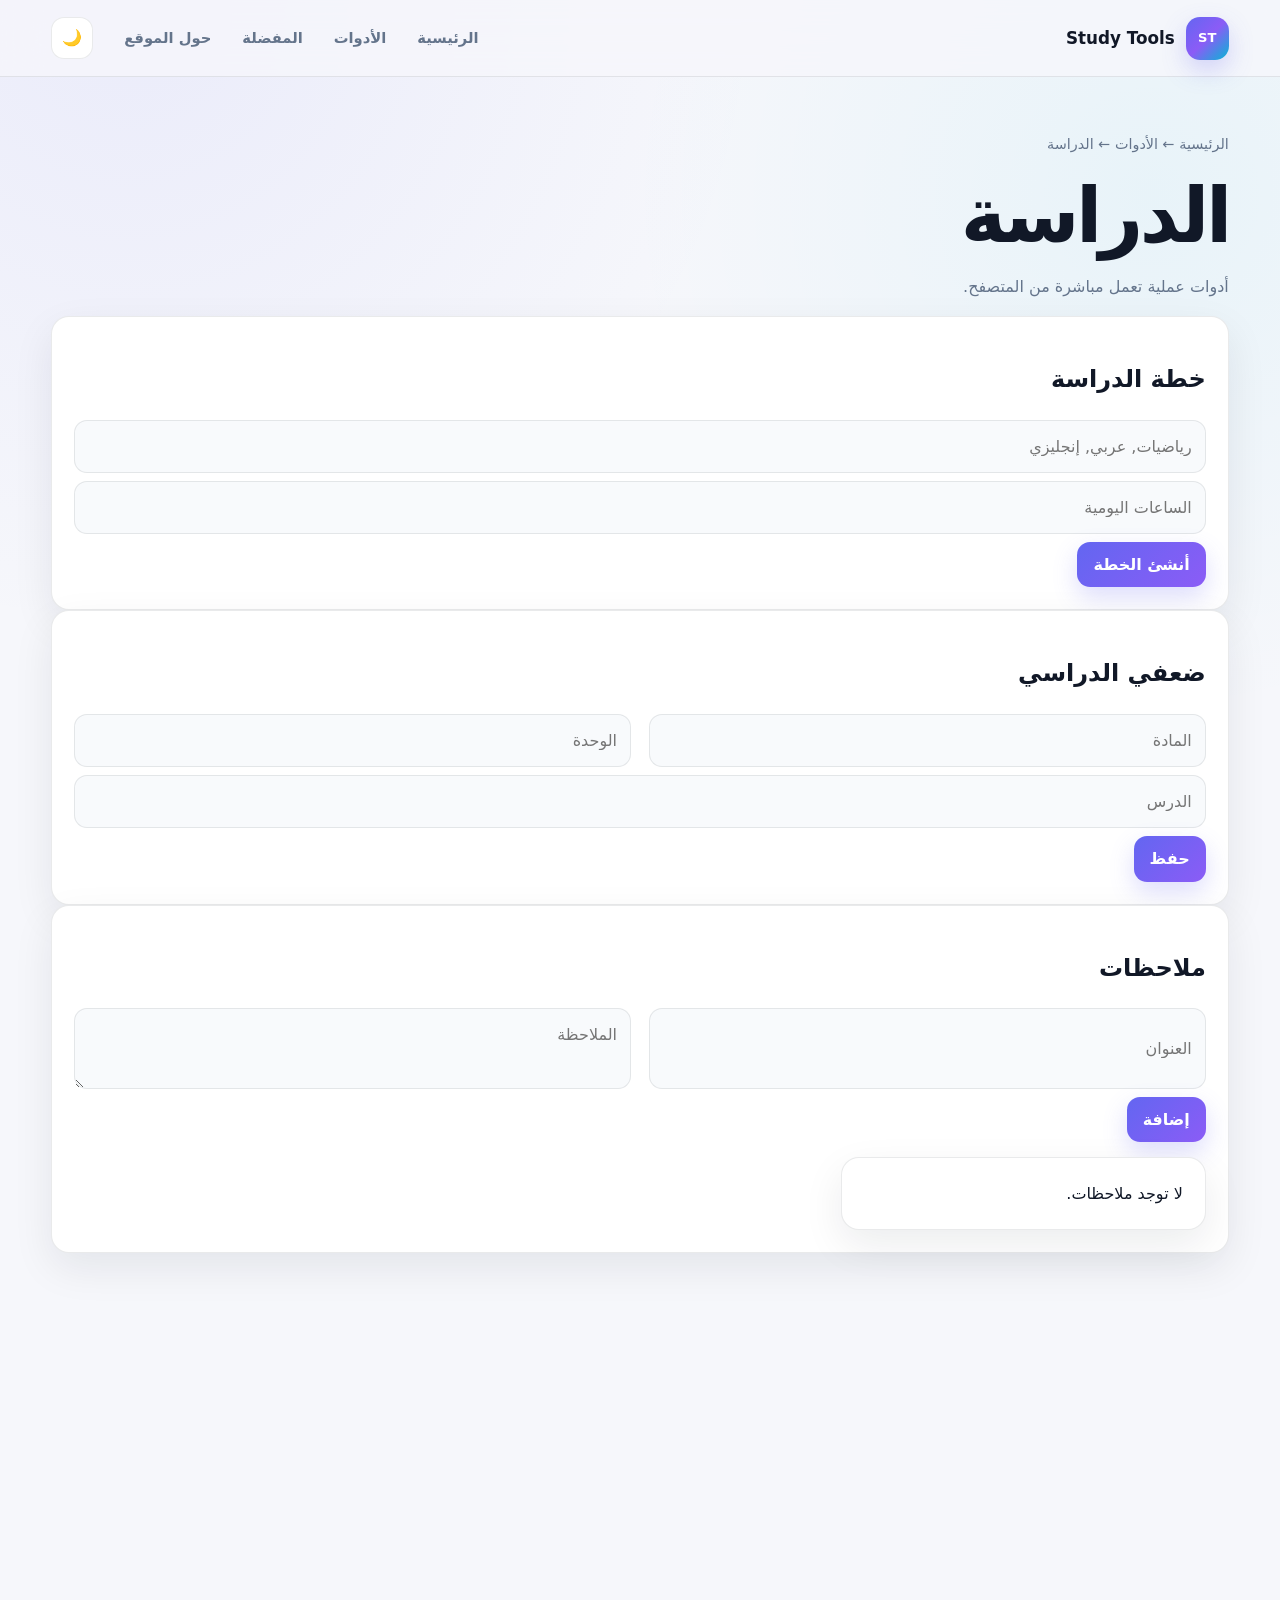
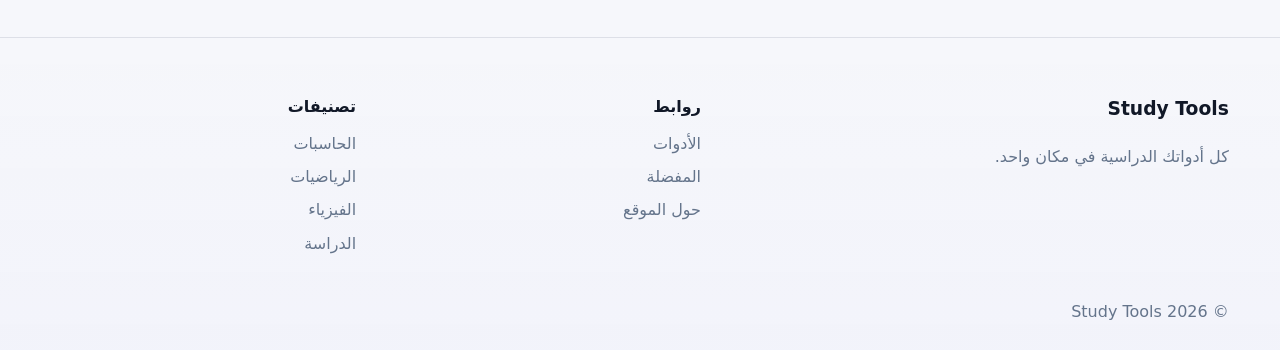
<file: study.html>
<!doctype html><html lang="ar" dir="rtl"><head><meta charset="utf-8"><meta name="viewport" content="width=device-width,initial-scale=1"><meta name="description" content="Study Tools - أدوات الطالب"><title>الدراسة | Study Tools</title><link rel="stylesheet" href="css/style.css"></head><body>
<nav class=nav><div class="container navin"><a class=logo href=index.html><span class=logoMark>ST</span>Study Tools</a><div class=links><a href=index.html>الرئيسية</a><a href=tools.html>الأدوات</a><a href=favorites.html>المفضلة</a><a href=about.html>حول الموقع</a></div><div class=actions><button class=icon id=theme>🌙</button><button class="icon hamb" id=hamb>☰</button></div></div><div class="mobile container" id=mobile><a href=index.html>الرئيسية</a><a href=tools.html>الأدوات</a><a href=favorites.html>المفضلة</a><a href=about.html>حول الموقع</a></div></nav>
<main class=page><div class=container><div class=crumb>الرئيسية ← الأدوات ← الدراسة</div><h1 class=reveal>الدراسة</h1><p class=muted>أدوات عملية تعمل مباشرة من المتصفح.</p><div class=box><h2>خطة الدراسة</h2><input id=subs placeholder="رياضيات, عربي, إنجليزي"><input id=hours type=number placeholder="الساعات اليومية" style="margin-top:8px"><button id=plan class="btn primary" style="margin-top:8px">أنشئ الخطة</button><div id=planResult></div></div>
<div class=box><h2>ضعفي الدراسي</h2><div class=fields><input id=ws placeholder=المادة><input id=wu placeholder=الوحدة></div><input id=wl placeholder=الدرس style="margin-top:8px"><button id=weak class="btn primary" style="margin-top:8px">حفظ</button><div id=weakList></div></div>
<div class=box><h2>ملاحظات</h2><div class=fields><input id=nt placeholder=العنوان><textarea id=nb placeholder=الملاحظة></textarea></div><button id=addN class="btn primary" style="margin-top:8px">إضافة</button><div id=notes class=grid style="margin-top:15px"></div></div><div class=grid data-grid data-cat="study"></div></div></main><footer class=footer><div class="container footerGrid"><div><h3>Study Tools</h3><p>كل أدواتك الدراسية في مكان واحد.</p></div><div><b>روابط</b><a href=tools.html>الأدوات</a><a href=favorites.html>المفضلة</a><a href=about.html>حول الموقع</a></div><div><b>تصنيفات</b><a href=calculators.html>الحاسبات</a><a href=math.html>الرياضيات</a><a href=physics.html>الفيزياء</a><a href=study.html>الدراسة</a></div></div><div class=container>© 2026 Study Tools</div></footer><div id=toast class=toast></div><script src="js/app.js"></script><script src="js/study.js"></script><script src="js/notes.js"></script></body></html>
</file>
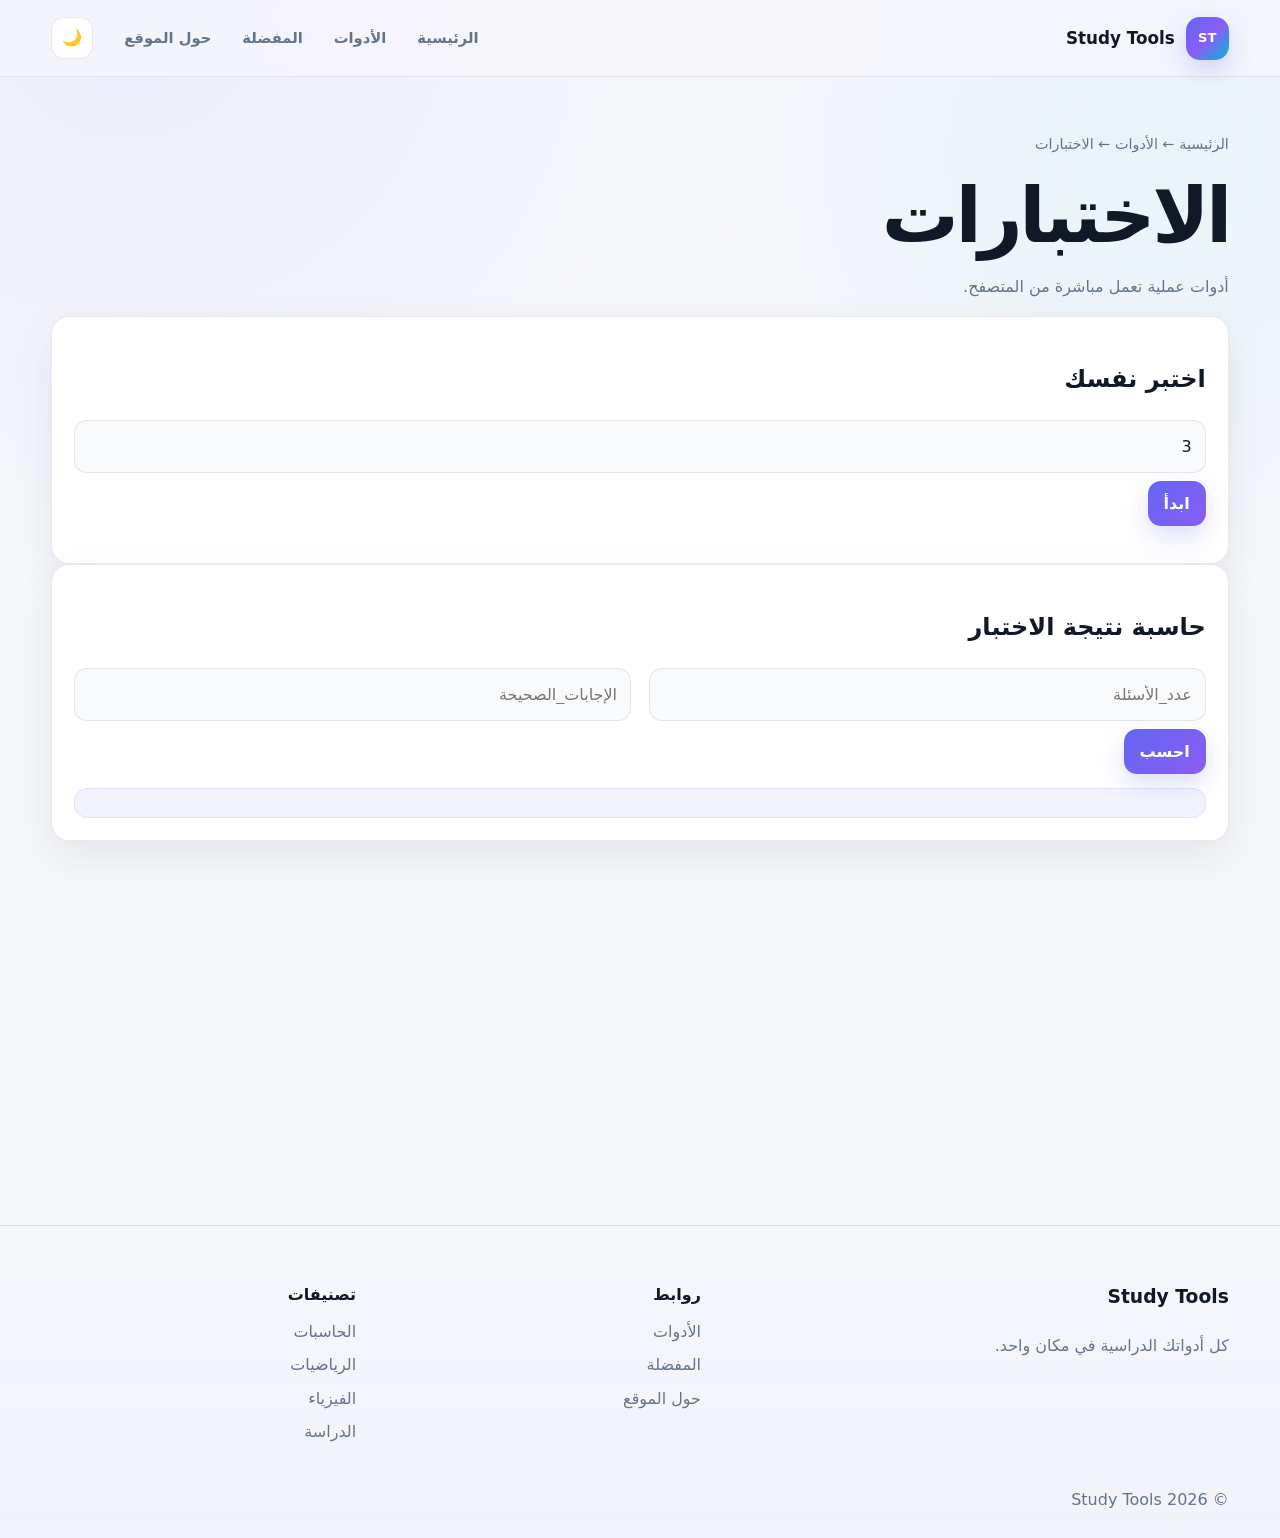
<file: tests.html>
<!doctype html><html lang="ar" dir="rtl"><head><meta charset="utf-8"><meta name="viewport" content="width=device-width,initial-scale=1"><meta name="description" content="Study Tools - أدوات الطالب"><title>الاختبارات | Study Tools</title><link rel="stylesheet" href="css/style.css"></head><body>
<nav class=nav><div class="container navin"><a class=logo href=index.html><span class=logoMark>ST</span>Study Tools</a><div class=links><a href=index.html>الرئيسية</a><a href=tools.html>الأدوات</a><a href=favorites.html>المفضلة</a><a href=about.html>حول الموقع</a></div><div class=actions><button class=icon id=theme>🌙</button><button class="icon hamb" id=hamb>☰</button></div></div><div class="mobile container" id=mobile><a href=index.html>الرئيسية</a><a href=tools.html>الأدوات</a><a href=favorites.html>المفضلة</a><a href=about.html>حول الموقع</a></div></nav>
<main class=page><div class=container><div class=crumb>الرئيسية ← الأدوات ← الاختبارات</div><h1 class=reveal>الاختبارات</h1><p class=muted>أدوات عملية تعمل مباشرة من المتصفح.</p><div class=box><h2>اختبر نفسك</h2><input id=qc type=number value=3 min=1 max=10><button id=goTest class="btn primary" style="margin-top:8px">ابدأ</button><div id=test style="margin-top:15px"></div></div><div class=box><h2>حاسبة نتيجة الاختبار</h2><div class=fields><input id=total type=number placeholder=عدد_الأسئلة><input id=correct type=number placeholder=الإجابات_الصحيحة></div><button id=score class="btn primary" style="margin-top:8px">احسب</button><div id=sr class=result></div></div><div class=grid data-grid data-cat="tests"></div></div></main><footer class=footer><div class="container footerGrid"><div><h3>Study Tools</h3><p>كل أدواتك الدراسية في مكان واحد.</p></div><div><b>روابط</b><a href=tools.html>الأدوات</a><a href=favorites.html>المفضلة</a><a href=about.html>حول الموقع</a></div><div><b>تصنيفات</b><a href=calculators.html>الحاسبات</a><a href=math.html>الرياضيات</a><a href=physics.html>الفيزياء</a><a href=study.html>الدراسة</a></div></div><div class=container>© 2026 Study Tools</div></footer><div id=toast class=toast></div><script src="js/app.js"></script><script src="js/tests.js"></script></body></html>
</file>
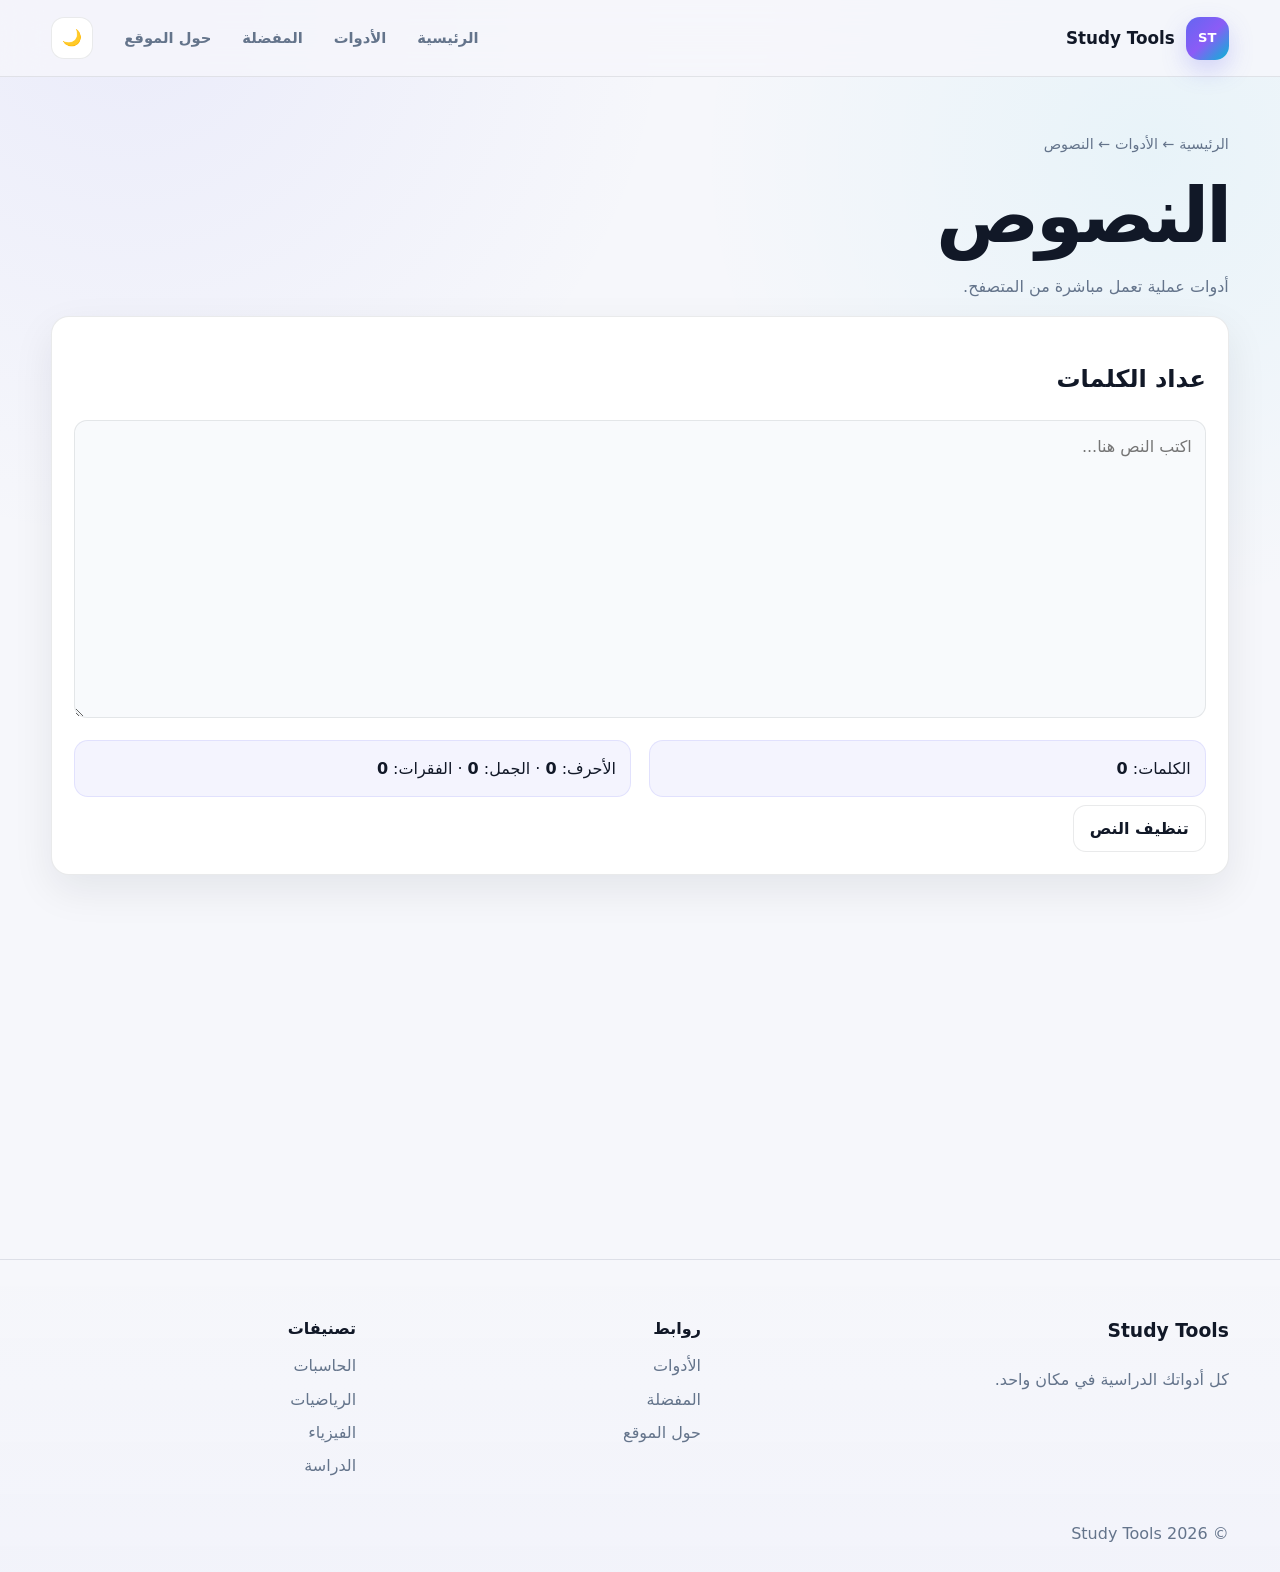
<file: text-tools.html>
<!doctype html><html lang="ar" dir="rtl"><head><meta charset="utf-8"><meta name="viewport" content="width=device-width,initial-scale=1"><meta name="description" content="Study Tools - أدوات الطالب"><title>النصوص | Study Tools</title><link rel="stylesheet" href="css/style.css"></head><body>
<nav class=nav><div class="container navin"><a class=logo href=index.html><span class=logoMark>ST</span>Study Tools</a><div class=links><a href=index.html>الرئيسية</a><a href=tools.html>الأدوات</a><a href=favorites.html>المفضلة</a><a href=about.html>حول الموقع</a></div><div class=actions><button class=icon id=theme>🌙</button><button class="icon hamb" id=hamb>☰</button></div></div><div class="mobile container" id=mobile><a href=index.html>الرئيسية</a><a href=tools.html>الأدوات</a><a href=favorites.html>المفضلة</a><a href=about.html>حول الموقع</a></div></nav>
<main class=page><div class=container><div class=crumb>الرئيسية ← الأدوات ← النصوص</div><h1 class=reveal>النصوص</h1><p class=muted>أدوات عملية تعمل مباشرة من المتصفح.</p><div class=box><h2>عداد الكلمات</h2><textarea id=text rows=10 placeholder="اكتب النص هنا..."></textarea><div class=fields><div class=result>الكلمات: <b id=wc>0</b></div><div class=result>الأحرف: <b id=cc>0</b> · الجمل: <b id=sc>0</b> · الفقرات: <b id=pc>0</b></div></div><button id=clean class=btn style="margin-top:8px">تنظيف النص</button></div><div class=grid data-grid data-cat="text-tools"></div></div></main><footer class=footer><div class="container footerGrid"><div><h3>Study Tools</h3><p>كل أدواتك الدراسية في مكان واحد.</p></div><div><b>روابط</b><a href=tools.html>الأدوات</a><a href=favorites.html>المفضلة</a><a href=about.html>حول الموقع</a></div><div><b>تصنيفات</b><a href=calculators.html>الحاسبات</a><a href=math.html>الرياضيات</a><a href=physics.html>الفيزياء</a><a href=study.html>الدراسة</a></div></div><div class=container>© 2026 Study Tools</div></footer><div id=toast class=toast></div><script src="js/app.js"></script><script src="js/text-tools.js"></script></body></html>
</file>
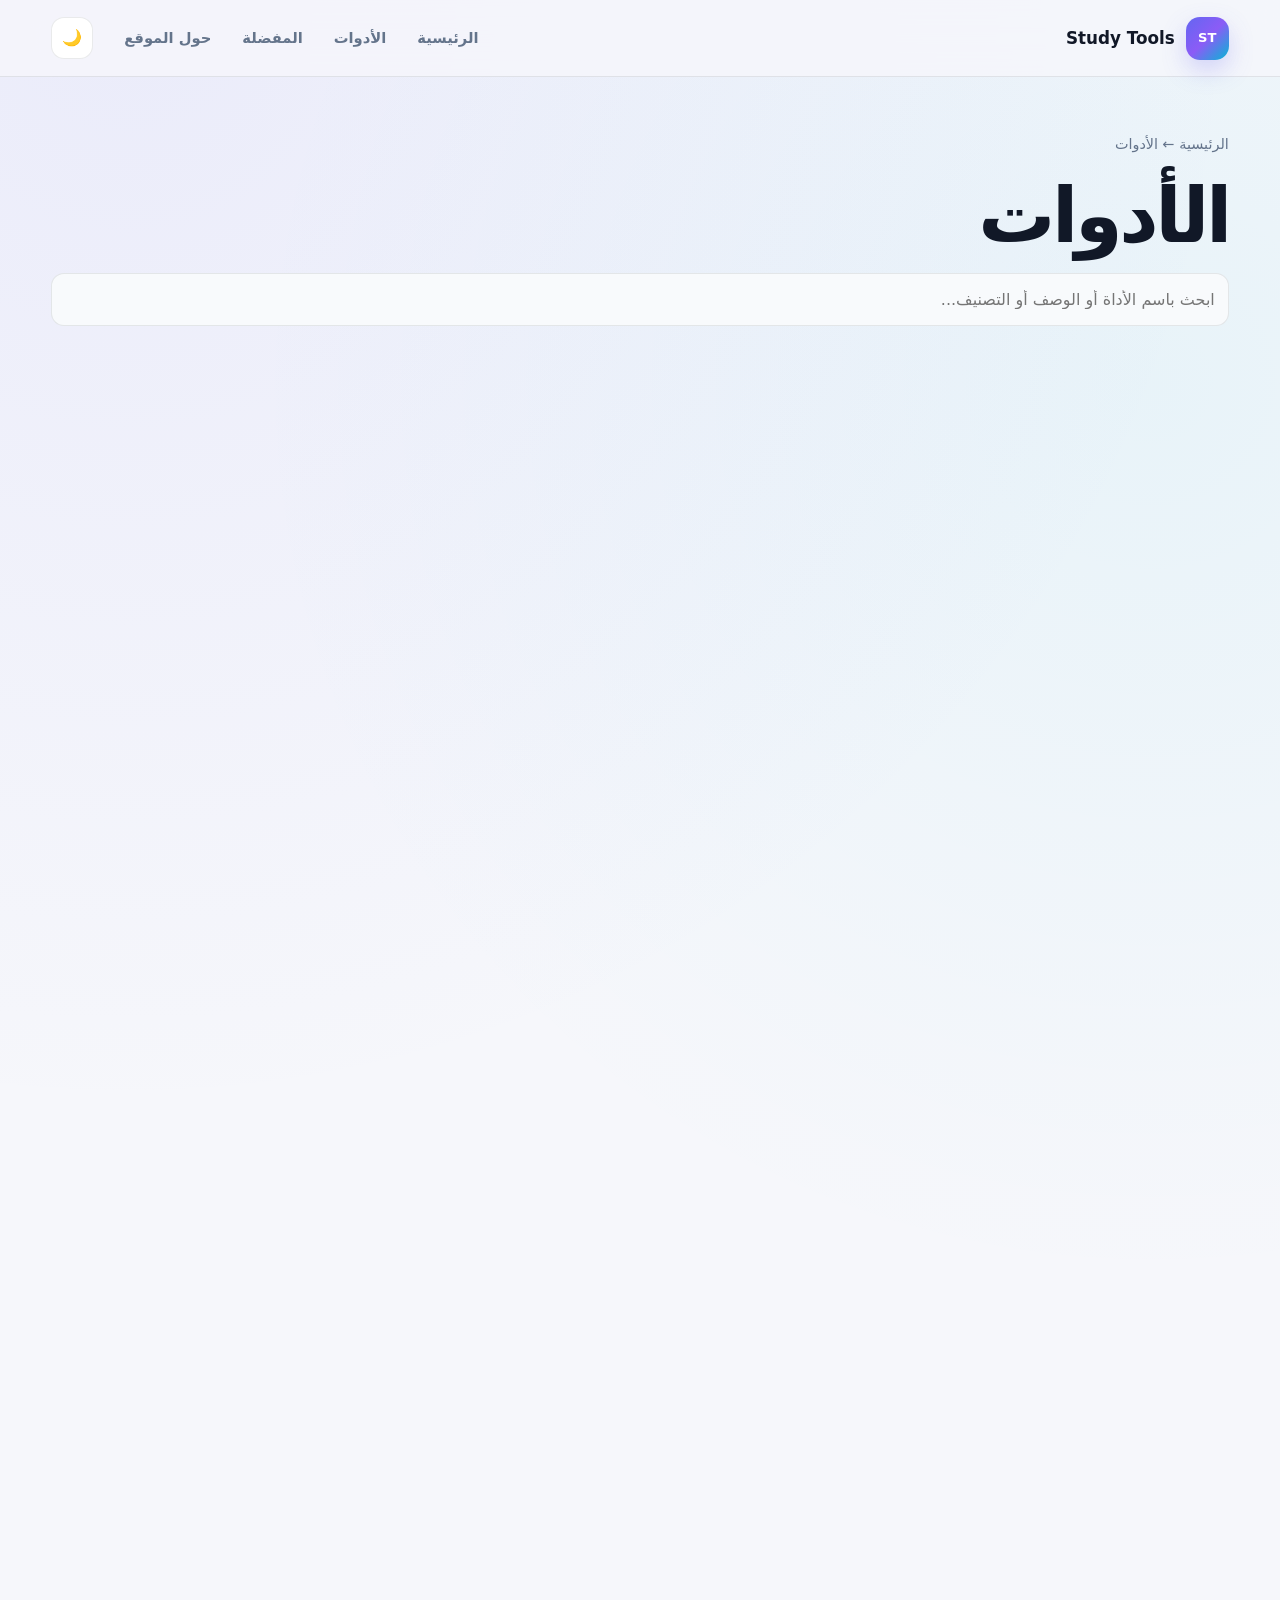
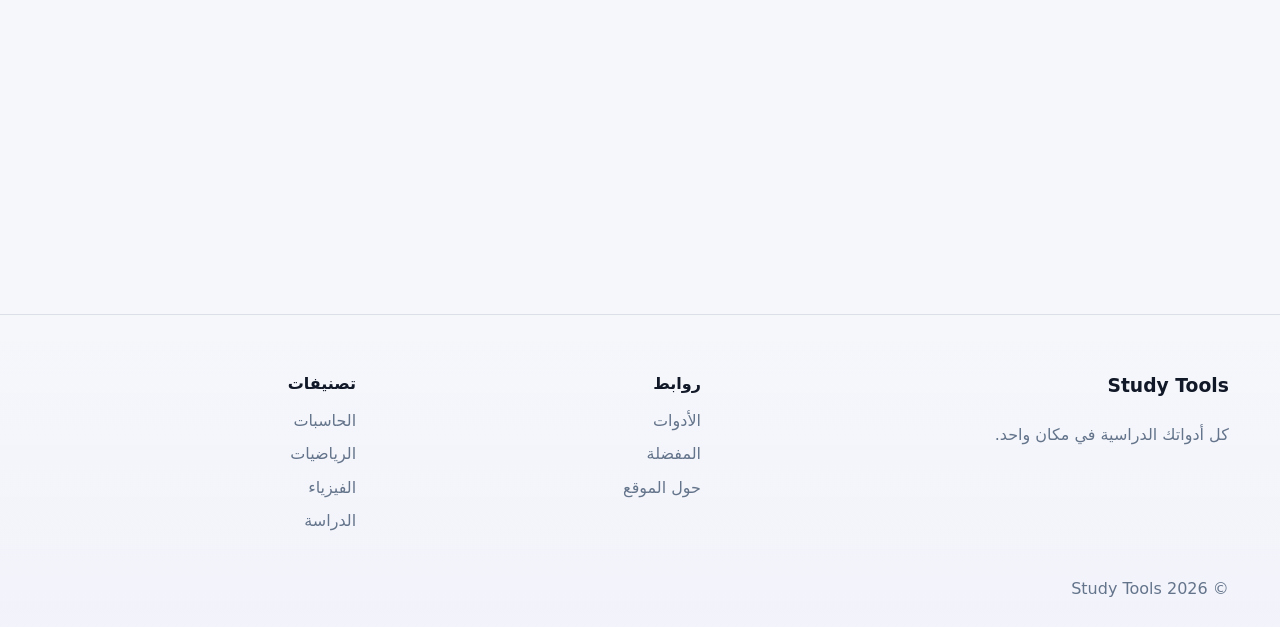
<file: tools.html>
<!doctype html><html lang="ar" dir="rtl"><head><meta charset="utf-8"><meta name="viewport" content="width=device-width,initial-scale=1"><meta name="description" content="Study Tools - أدوات الطالب"><title>الأدوات | Study Tools</title><link rel="stylesheet" href="css/style.css"></head><body>
<nav class=nav><div class="container navin"><a class=logo href=index.html><span class=logoMark>ST</span>Study Tools</a><div class=links><a href=index.html>الرئيسية</a><a href=tools.html>الأدوات</a><a href=favorites.html>المفضلة</a><a href=about.html>حول الموقع</a></div><div class=actions><button class=icon id=theme>🌙</button><button class="icon hamb" id=hamb>☰</button></div></div><div class="mobile container" id=mobile><a href=index.html>الرئيسية</a><a href=tools.html>الأدوات</a><a href=favorites.html>المفضلة</a><a href=about.html>حول الموقع</a></div></nav>
<main class=page><div class=container><div class=crumb>الرئيسية ← الأدوات</div><h1 class=reveal>الأدوات</h1><input id=search class=search placeholder="ابحث باسم الأداة أو الوصف أو التصنيف..."><div id=searchGrid class=grid style="margin-top:18px"></div></div></main><footer class=footer><div class="container footerGrid"><div><h3>Study Tools</h3><p>كل أدواتك الدراسية في مكان واحد.</p></div><div><b>روابط</b><a href=tools.html>الأدوات</a><a href=favorites.html>المفضلة</a><a href=about.html>حول الموقع</a></div><div><b>تصنيفات</b><a href=calculators.html>الحاسبات</a><a href=math.html>الرياضيات</a><a href=physics.html>الفيزياء</a><a href=study.html>الدراسة</a></div></div><div class=container>© 2026 Study Tools</div></footer><div id=toast class=toast></div><script src="js/app.js"></script></body></html>
</file>
<file: css/style.css>
/* =========================================================
   STUDY TOOLS
   Modern Design System
   ========================================================= */

:root {
  --primary: #6366f1;
  --primary-2: #8b5cf6;
  --accent: #06b6d4;

  --success: #10b981;
  --warning: #f59e0b;
  --danger: #ef4444;

  --bg: #f6f7fb;
  --surface: #ffffff;
  --surface-2: #f8fafc;

  --text: #111827;
  --muted: #64748b;

  --border: rgba(15, 23, 42, 0.09);

  --radius-sm: 12px;
  --radius-md: 18px;
  --radius-lg: 26px;
  --radius-xl: 34px;

  --shadow-sm: 0 5px 20px rgba(15, 23, 42, 0.05);
  --shadow-md: 0 15px 40px rgba(15, 23, 42, 0.08);
  --shadow-lg: 0 25px 70px rgba(15, 23, 42, 0.12);

  --transition: 220ms cubic-bezier(.2,.8,.2,1);
}

[data-theme="dark"] {
  --bg: #090d18;
  --surface: #111827;
  --surface-2: #182033;

  --text: #f8fafc;
  --muted: #94a3b8;

  --border: rgba(255,255,255,.08);

  --shadow-sm: 0 5px 20px rgba(0,0,0,.18);
  --shadow-md: 0 15px 40px rgba(0,0,0,.25);
  --shadow-lg: 0 25px 70px rgba(0,0,0,.35);
}


/* =========================================================
   RESET
   ========================================================= */

* {
  box-sizing: border-box;
}

html {
  scroll-behavior: smooth;
}

body {
  margin: 0;
  min-height: 100vh;

  background:
    radial-gradient(
      circle at 10% 0%,
      rgba(99,102,241,.08),
      transparent 28%
    ),
    radial-gradient(
      circle at 90% 10%,
      rgba(6,182,212,.06),
      transparent 25%
    ),
    var(--bg);

  color: var(--text);

  font-family:
    system-ui,
    -apple-system,
    "Segoe UI",
    Tahoma,
    Arial,
    sans-serif;

  line-height: 1.7;

  -webkit-font-smoothing: antialiased;
  text-rendering: optimizeLegibility;
}

img {
  max-width: 100%;
  height: auto;
}

a {
  color: inherit;
}

button,
input,
select,
textarea {
  font: inherit;
}

button {
  cursor: pointer;
}


/* =========================================================
   CONTAINER
   ========================================================= */

.container {
  width: min(1180px, 92%);
  margin-inline: auto;
}


/* =========================================================
   NAVBAR
   ========================================================= */

.nav {
  position: sticky;
  top: 0;
  z-index: 100;

  background: color-mix(
    in srgb,
    var(--bg) 78%,
    transparent
  );

  backdrop-filter: blur(22px);
  -webkit-backdrop-filter: blur(22px);

  border-bottom: 1px solid var(--border);
}

.navin {
  min-height: 76px;

  display: flex;
  align-items: center;
  gap: 18px;
}


/* Logo */

.logo {
  display: flex;
  align-items: center;
  gap: 11px;

  text-decoration: none;

  font-size: 1.05rem;
  font-weight: 900;

  white-space: nowrap;
}

.logoMark {
  width: 43px;
  height: 43px;

  display: grid;
  place-items: center;

  border-radius: 14px;

  color: white;

  background:
    linear-gradient(
      135deg,
      var(--primary),
      var(--primary-2),
      var(--accent)
    );

  box-shadow:
    0 10px 25px rgba(99,102,241,.25);

  font-size: .82rem;
  font-weight: 900;
}


/* Desktop links */

.links {
  display: flex;
  align-items: center;
  gap: 5px;

  margin-right: auto;
}

.links a,
.mobile a {
  position: relative;

  padding: 9px 13px;

  border-radius: 11px;

  color: var(--muted);

  text-decoration: none;

  font-size: .92rem;
  font-weight: 650;

  transition:
    background var(--transition),
    color var(--transition),
    transform var(--transition);
}

.links a:hover,
.mobile a:hover {
  color: var(--text);
  background: var(--surface);
  transform: translateY(-1px);
}


/* Actions */

.actions {
  display: flex;
  align-items: center;
  gap: 8px;
}

.icon,
.btn {
  border: 1px solid var(--border);
  background: var(--surface);
  color: var(--text);

  border-radius: 13px;

  transition:
    transform var(--transition),
    box-shadow var(--transition),
    background var(--transition),
    border-color var(--transition);
}

.icon {
  width: 42px;
  height: 42px;

  display: grid;
  place-items: center;

  padding: 0;
}

.icon:hover,
.btn:hover {
  transform: translateY(-2px);
  box-shadow: var(--shadow-sm);
}


/* Buttons */

.btn {
  display: inline-flex;
  align-items: center;
  justify-content: center;

  min-height: 43px;

  padding: 9px 16px;

  text-decoration: none;

  font-weight: 750;

  cursor: pointer;
}

.btn.primary,
.primary {
  border: 0;

  color: white;

  background:
    linear-gradient(
      135deg,
      var(--primary),
      var(--primary-2)
    );

  box-shadow:
    0 10px 25px rgba(99,102,241,.22);
}

.btn.primary:hover,
.primary:hover {
  box-shadow:
    0 15px 35px rgba(99,102,241,.30);
}


/* Mobile menu */

.hamb {
  display: none;
}

.mobile {
  display: none;

  padding:
    10px
    0
    16px;
}

.mobile a {
  display: block;
}


/* =========================================================
   HERO
   ========================================================= */

.hero {
  position: relative;

  padding:
    95px
    0
    75px;

  overflow: hidden;
}

.hero::before {
  content: "";

  position: absolute;

  width: 420px;
  height: 420px;

  top: -180px;
  right: -120px;

  border-radius: 50%;

  background:
    radial-gradient(
      circle,
      rgba(99,102,241,.14),
      transparent 68%
    );

  pointer-events: none;
}

.heroGrid {
  display: grid;

  grid-template-columns:
    minmax(0, 1.15fr)
    minmax(300px, .85fr);

  gap: 65px;

  align-items: center;
}

.eyebrow {
  display: inline-flex;

  padding: 6px 12px;

  border: 1px solid rgba(99,102,241,.16);

  border-radius: 999px;

  background: rgba(99,102,241,.07);

  color: var(--primary);

  font-size: .82rem;
  font-weight: 800;
}

h1 {
  margin: 16px 0;

  font-size:
    clamp(
      2.7rem,
      6vw,
      5rem
    );

  line-height: 1.05;

  letter-spacing: -0.045em;
}

.gradient {
  background:
    linear-gradient(
      90deg,
      var(--primary),
      var(--primary-2),
      var(--accent)
    );

  -webkit-background-clip: text;
  background-clip: text;

  color: transparent;
}

.hero p {
  max-width: 650px;

  margin: 0;

  color: var(--muted);

  font-size: 1.08rem;
}

.heroBtns {
  display: flex;
  flex-wrap: wrap;

  gap: 11px;

  margin-top: 28px;
}


/* Hero visual */

.art {
  position: relative;

  height: 360px;

  display: grid;
  place-items: center;

  overflow: hidden;

  border:
    1px solid var(--border);

  border-radius: var(--radius-xl);

  background:
    linear-gradient(
      145deg,
      rgba(99,102,241,.10),
      rgba(6,182,212,.06),
      var(--surface)
    );

  box-shadow: var(--shadow-lg);
}

.art::before,
.art::after {
  content: "";

  position: absolute;

  border-radius: 50%;

  filter: blur(1px);
}

.art::before {
  width: 120px;
  height: 120px;

  top: 30px;
  left: 35px;

  background: rgba(99,102,241,.12);
}

.art::after {
  width: 160px;
  height: 160px;

  bottom: -30px;
  right: -25px;

  background: rgba(6,182,212,.12);
}

.orb {
  position: relative;
  z-index: 2;

  width: 175px;
  height: 175px;

  border-radius: 50%;

  background:
    radial-gradient(
      circle at 30% 25%,
      #ffffff,
      rgba(6,182,212,.45) 28%,
      rgba(99,102,241,.85) 70%,
      rgba(139,92,246,1)
    );

  box-shadow:
    0 30px 80px rgba(99,102,241,.35);

  animation:
    float 5s ease-in-out infinite;
}

@keyframes float {
  0%,100% {
    transform: translateY(0);
  }

  50% {
    transform: translateY(-12px);
  }
}


/* =========================================================
   SECTIONS
   ========================================================= */

section,
.page {
  padding: 55px 0;
}

.head {
  display: flex;

  justify-content: space-between;
  align-items: end;

  gap: 20px;

  margin-bottom: 25px;
}

.head h2 {
  margin: 0;

  font-size: clamp(1.6rem,3vw,2.15rem);

  letter-spacing: -.025em;
}

.muted {
  color: var(--muted);
}


/* =========================================================
   CARDS
   ========================================================= */

.grid {
  display: grid;

  grid-template-columns:
    repeat(3, minmax(0,1fr));

  gap: 18px;
}

.card,
.box {
  position: relative;

  background: var(--surface);

  border:
    1px solid var(--border);

  border-radius: var(--radius-md);

  padding: 22px;

  box-shadow: var(--shadow-sm);
}

.card {
  display: block;

  overflow: hidden;

  text-decoration: none;

  transition:
    transform var(--transition),
    box-shadow var(--transition),
    border-color var(--transition);
}

.card::before {
  content: "";

  position: absolute;

  inset: 0;

  opacity: 0;

  background:
    linear-gradient(
      135deg,
      rgba(99,102,241,.06),
      transparent 50%
    );

  transition: opacity var(--transition);
}

.card:hover {
  transform: translateY(-6px);

  border-color:
    rgba(99,102,241,.22);

  box-shadow: var(--shadow-md);
}

.card:hover::before {
  opacity: 1;
}

.card > * {
  position: relative;
  z-index: 1;
}

.card h3 {
  margin: 10px 0 5px;

  font-size: 1.08rem;
}

.card p {
  margin: 0 0 15px;

  color: var(--muted);

  font-size: .92rem;
}

.iconBig {
  width: 52px;
  height: 52px;

  display: grid;
  place-items: center;

  border-radius: 16px;

  background:
    linear-gradient(
      135deg,
      rgba(99,102,241,.11),
      rgba(6,182,212,.08)
    );

  font-size: 1.65rem;
}

.tag {
  display: inline-flex;

  padding: 4px 10px;

  border:
    1px solid var(--border);

  border-radius: 999px;

  color: var(--muted);

  font-size: .78rem;
}

.row {
  display: flex;
  flex-wrap: wrap;
  gap: 9px;
}


/* =========================================================
   BOXES / FORMS
   ========================================================= */

.box {
  box-shadow: var(--shadow-md);
}

.fields {
  display: grid;

  grid-template-columns:
    repeat(2, minmax(0,1fr));

  gap: 18px;
}

.field {
  display: grid;

  gap: 6px;

  margin: 10px 0;
}

.field input,
.field select,
.field textarea,
.box input,
.box select,
.box textarea,
.search {
  width: 100%;

  padding: 12px 13px;

  border:
    1px solid var(--border);

  border-radius: 13px;

  outline: none;

  background: var(--surface-2);

  color: var(--text);

  transition:
    border-color var(--transition),
    box-shadow var(--transition),
    background var(--transition);
}

.field input:focus,
.field select:focus,
.field textarea:focus,
.box input:focus,
.box select:focus,
.box textarea:focus,
.search:focus {
  border-color:
    rgba(99,102,241,.55);

  box-shadow:
    0 0 0 4px rgba(99,102,241,.10);
}

.search {
  margin-bottom: 18px;
}

.result {
  margin-top: 14px;

  padding: 14px;

  border:
    1px solid rgba(99,102,241,.13);

  border-radius: 14px;

  background:
    rgba(99,102,241,.07);
}


/* =========================================================
   CALCULATORS
   ========================================================= */

.calc {
  max-width: 540px;

  margin-inline: auto;
}

.display {
  direction: ltr;
  text-align: left;

  background: #0b1220;

  color: white;

  border-radius: 17px;

  padding: 18px;

  min-height: 75px;

  font-size: 2rem;

  overflow-x: auto;

  box-shadow:
    inset 0 0 0 1px rgba(255,255,255,.05);
}

.keys {
  display: grid;

  grid-template-columns:
    repeat(4,1fr);

  gap: 8px;

  margin-top: 10px;
}

.keys button {
  min-height: 55px;

  border:
    1px solid var(--border);

  border-radius: 13px;

  background: var(--surface);

  color: var(--text);

  transition:
    transform var(--transition),
    background var(--transition);
}

.keys button:hover {
  transform: translateY(-2px);

  background: var(--surface-2);
}


/* =========================================================
   BREADCRUMBS
   ========================================================= */

.crumb {
  display: flex;
  align-items: center;
  gap: 7px;

  margin-bottom: 20px;

  color: var(--muted);

  font-size: .9rem;
}


/* =========================================================
   FOOTER
   ========================================================= */

.footer {
  margin-top: 70px;

  padding:
    55px
    0
    25px;

  border-top:
    1px solid var(--border);

  background:
    linear-gradient(
      180deg,
      transparent,
      rgba(99,102,241,.025)
    );

  color: var(--muted);
}

.footerGrid {
  display: grid;

  grid-template-columns:
    1.6fr
    1fr
    1fr;

  gap: 40px;

  margin-bottom: 35px;
}

.footer h3 {
  margin-top: 0;

  color: var(--text);
}

.footer b {
  display: block;

  margin-bottom: 10px;

  color: var(--text);
}

.footer a {
  display: block;

  width: fit-content;

  margin:
    6px
    0;

  text-decoration: none;

  color: var(--muted);

  transition:
    color var(--transition),
    transform var(--transition);
}

.footer a:hover {
  color: var(--primary);

  transform: translateX(-3px);
}


/* =========================================================
   SCROLL REVEAL
   ========================================================= */

.reveal {
  opacity: 0;

  transform:
    translateY(28px);

  transition:
    opacity .65s ease,
    transform .65s cubic-bezier(.2,.8,.2,1);
}

.reveal.show {
  opacity: 1;

  transform: none;
}


/* =========================================================
   TOAST
   ========================================================= */

.toast {
  position: fixed;

  bottom: 20px;
  left: 20px;

  z-index: 999;

  padding:
    12px
    16px;

  border-radius: 13px;

  background: #111827;

  color: white;

  box-shadow: var(--shadow-lg);

  opacity: 0;

  transform:
    translateY(10px);

  pointer-events: none;

  transition:
    opacity var(--transition),
    transform var(--transition);
}

.toast.show {
  opacity: 1;

  transform: none;
}


/* =========================================================
   MOBILE
   ========================================================= */

@media (max-width: 900px) {

  .links {
    display: none;
  }

  .hamb {
    display: grid;
  }

  .mobile.open {
    display: grid;

    gap: 3px;
  }

  .heroGrid {
    grid-template-columns: 1fr;

    gap: 40px;
  }

  .hero {
    padding-top: 65px;
  }

  .art {
    height: 290px;
  }

  .grid {
    grid-template-columns:
      repeat(2,minmax(0,1fr));
  }

  .footerGrid {
    grid-template-columns:
      repeat(2,minmax(0,1fr));
  }
}


/* =========================================================
   SMALL MOBILE
   ========================================================= */

@media (max-width: 560px) {

  .container {
    width: 94%;
  }

  .navin {
    min-height: 68px;
  }

  .logo {
    font-size: .95rem;
  }

  .logoMark {
    width: 39px;
    height: 39px;
  }

  .hero {
    padding:
      48px
      0
      35px;
  }

  h1,
  .hero h1 {
    font-size: 2.55rem;

    letter-spacing: -.04em;
  }

  .hero p {
    font-size: 1rem;
  }

  .heroBtns {
    flex-direction: column;
  }

  .heroBtns .btn {
    width: 100%;
  }

  .art {
    height: 235px;

    border-radius: 25px;
  }

  .orb {
    width: 130px;
    height: 130px;
  }

  section,
  .page {
    padding: 40px 0;
  }

  .grid,
  .fields {
    grid-template-columns: 1fr;
  }

  .card,
  .box {
    padding: 18px;
  }

  .footerGrid {
    grid-template-columns: 1fr;

    gap: 25px;
  }

  .keys button {
    min-height: 48px;
  }
}


/* =========================================================
   ACCESSIBILITY
   ========================================================= */

:focus-visible {
  outline:
    3px solid rgba(99,102,241,.35);

  outline-offset: 3px;
}


/* =========================================================
   REDUCED MOTION
   ========================================================= */

@media (prefers-reduced-motion: reduce) {

  html {
    scroll-behavior: auto;
  }

  *,
  *::before,
  *::after {
    animation: none !important;

    transition: none !important;
  }

  .reveal {
    opacity: 1;

    transform: none;
  }
      }
</file>
